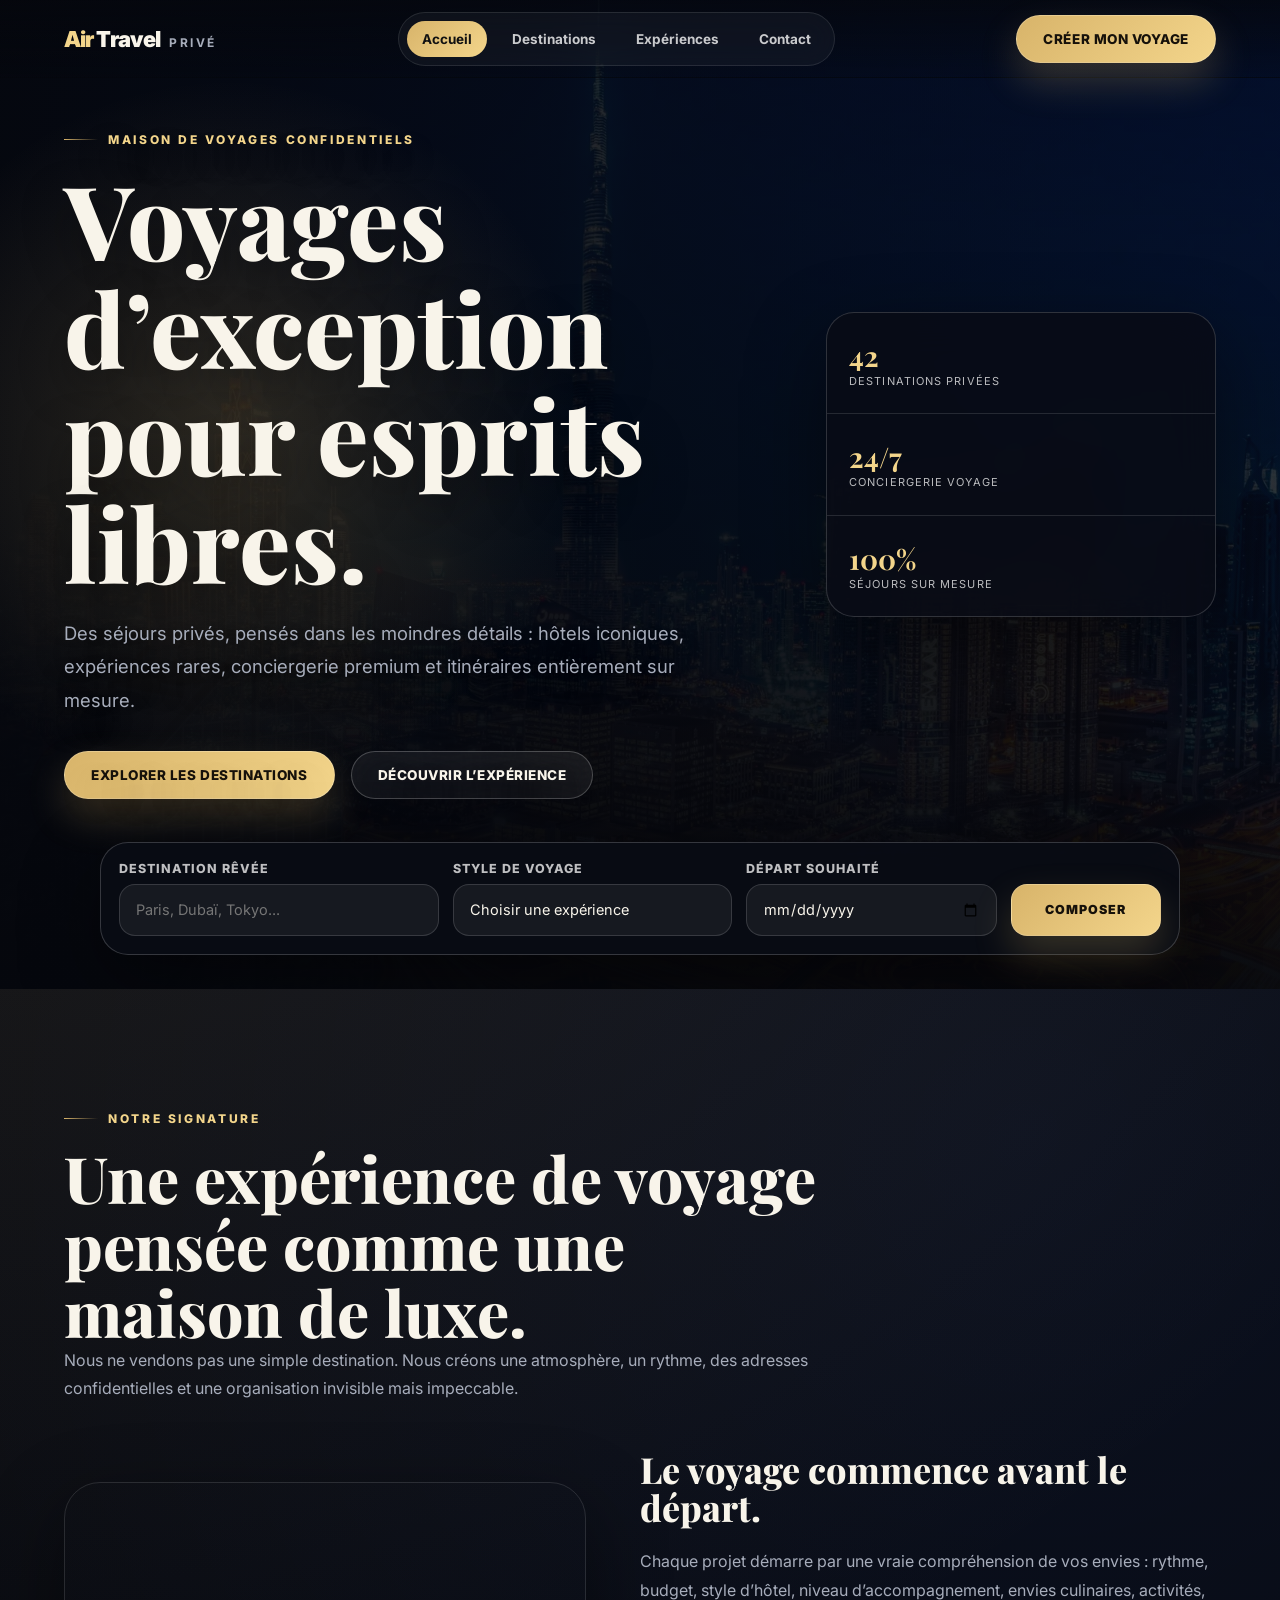
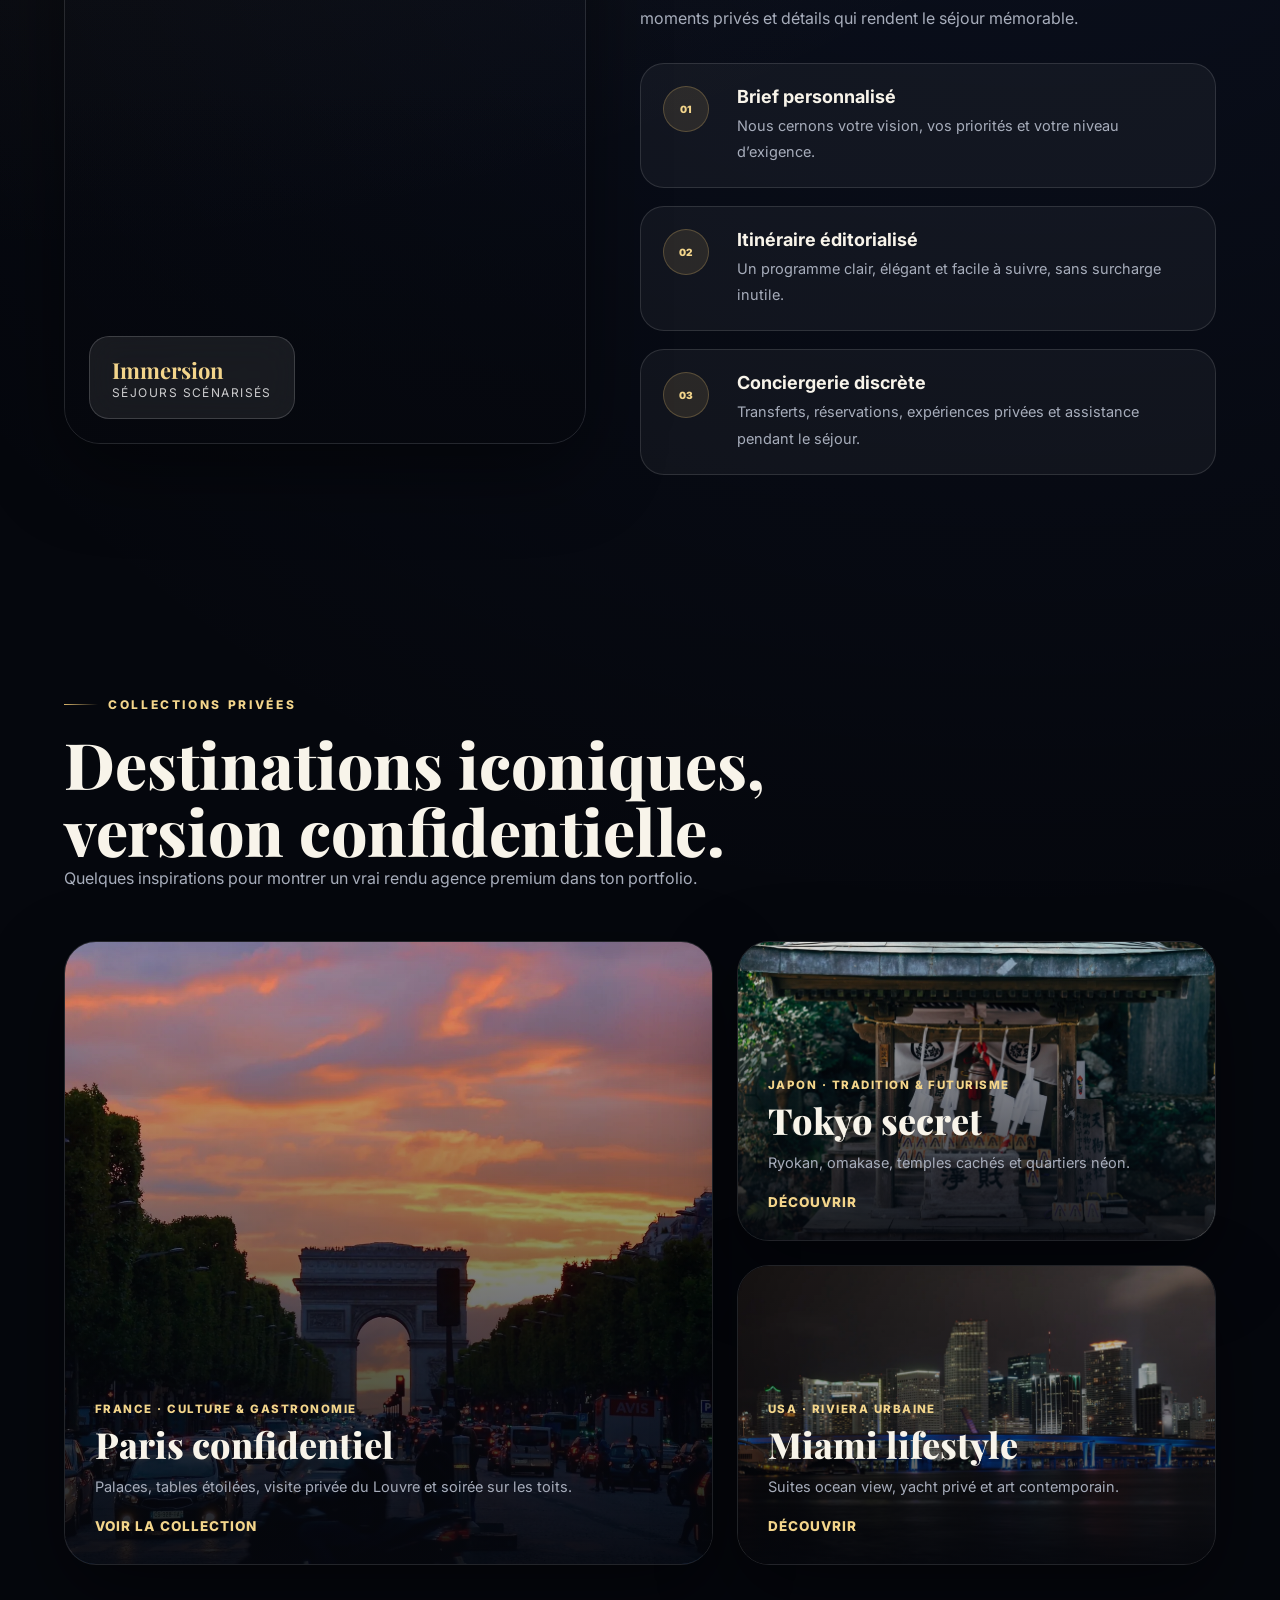
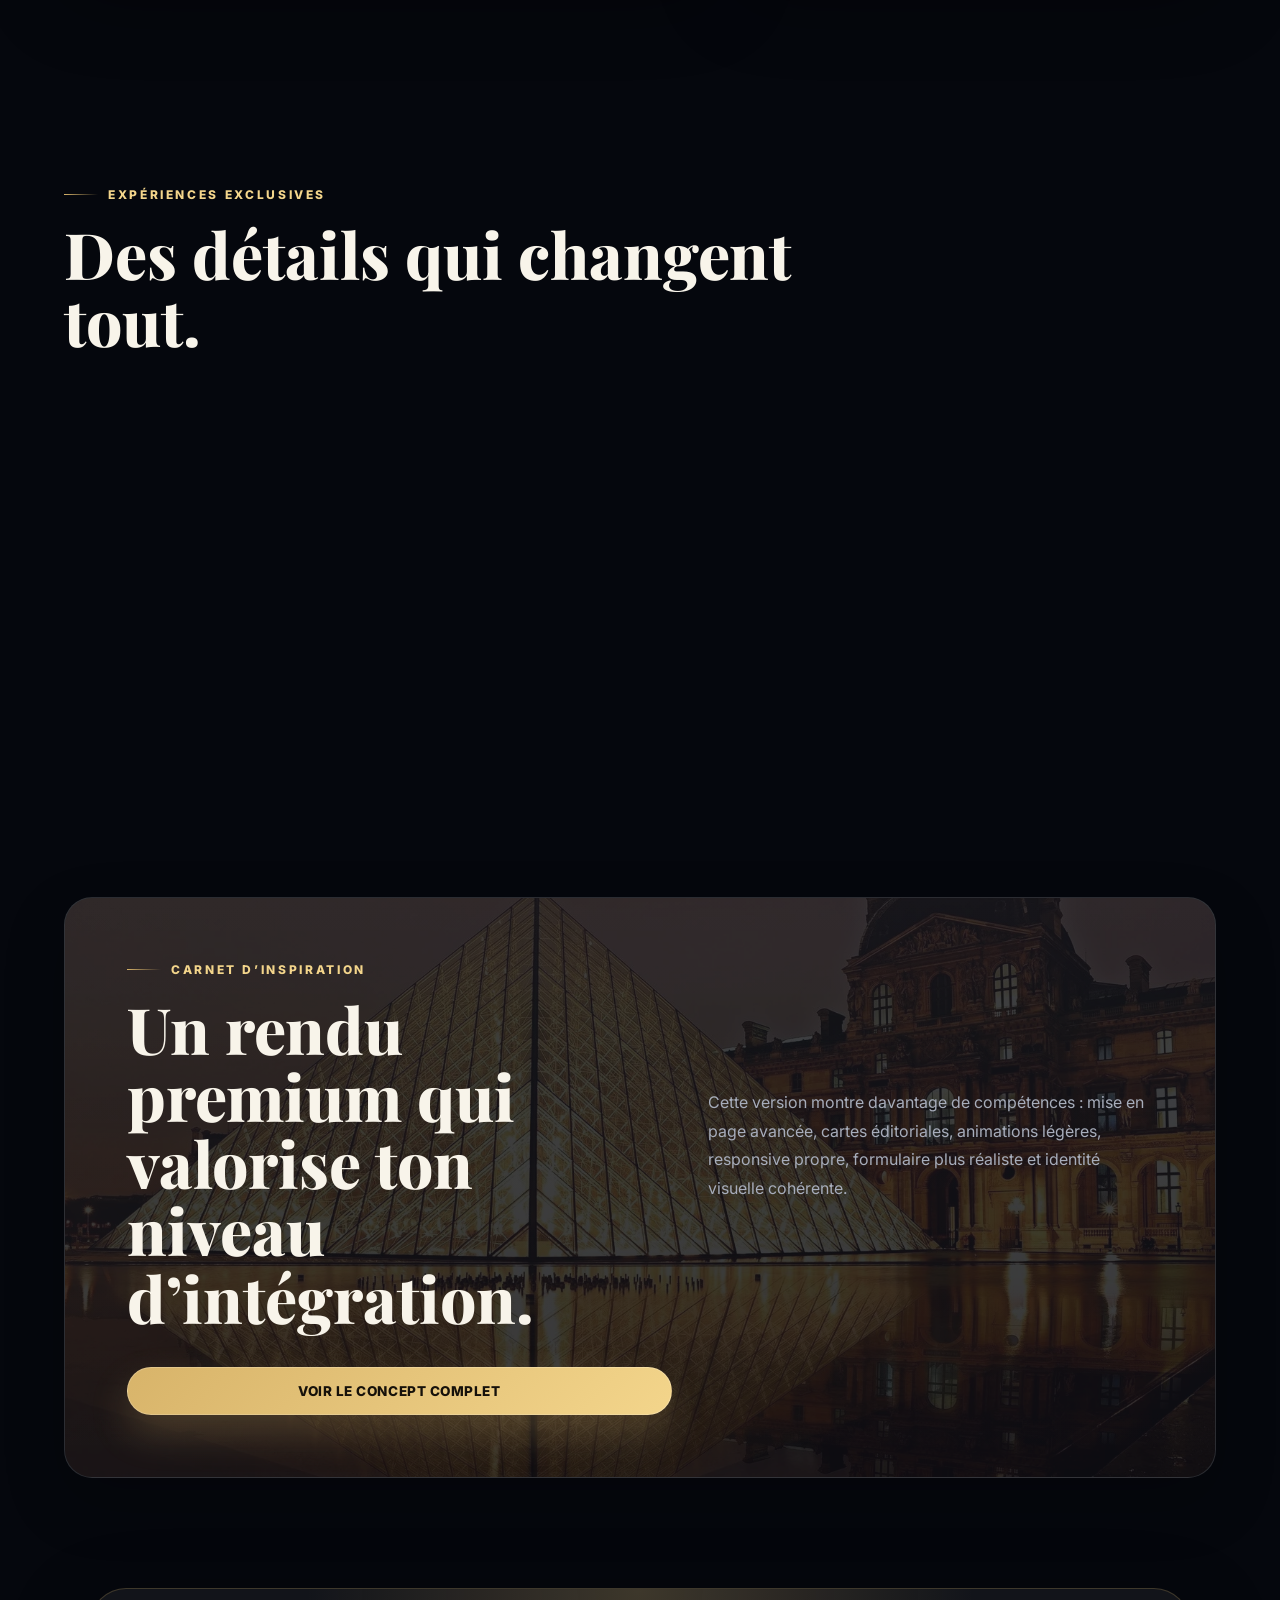
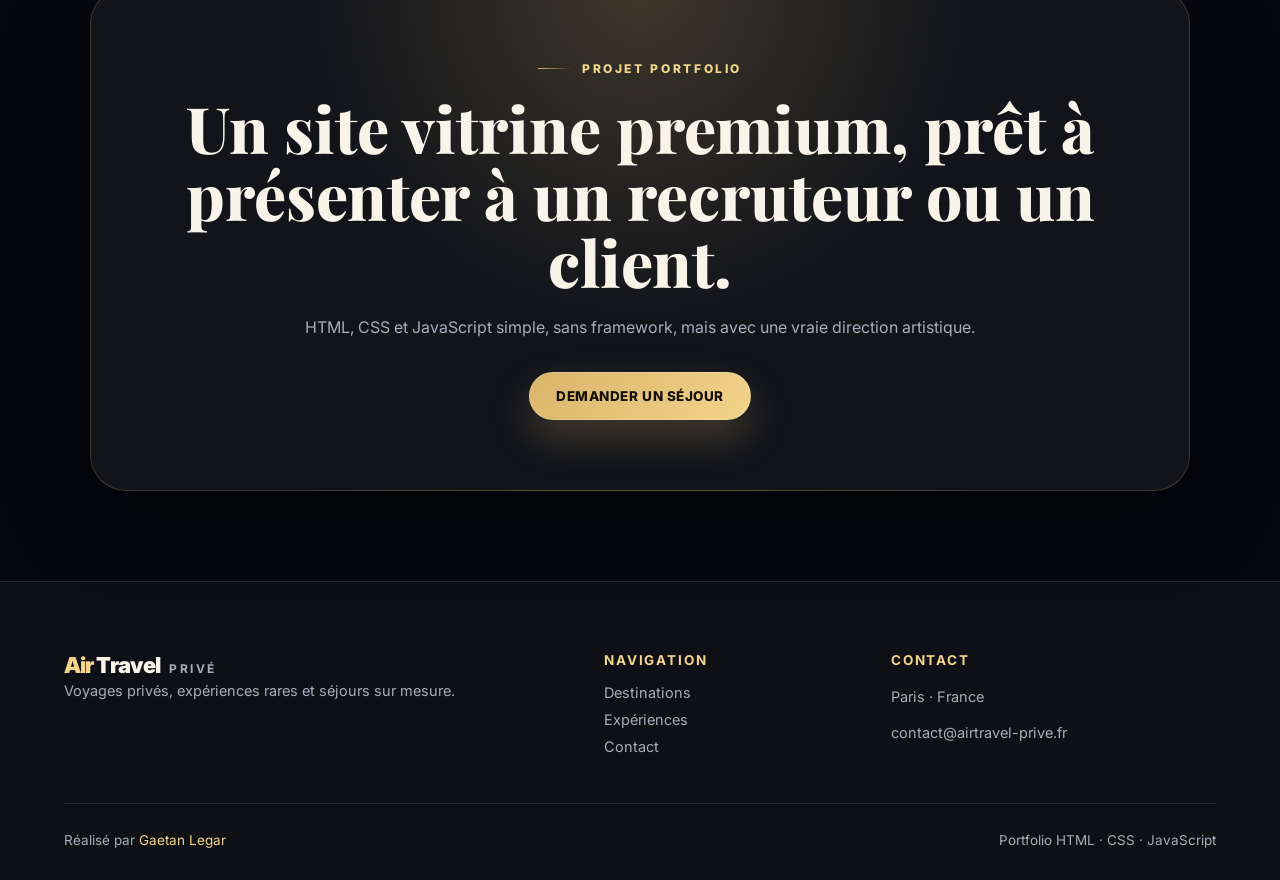
<file: index.html>
<!DOCTYPE html>
<html lang="fr">
<head>
    <meta charset="UTF-8">
    <meta http-equiv="X-UA-Compatible" content="IE=edge">
    <meta name="viewport" content="width=device-width, initial-scale=1.0">
    <meta name="description" content="Maison de voyages ultra premium : séjours privés, destinations iconiques, expériences exclusives et conciergerie sur mesure.">
    <link rel="stylesheet" href="style.css">
    <title>Air Travel Privé | Voyages ultra premium</title>
</head>
<body data-page="accueil">

    <!-- HEADER -->
    <header class="site-header">
        <a href="index.html" class="logo" aria-label="Retour à l'accueil">
            <span>Air</span> Travel <strong>Privé</strong>
        </a>

        <nav class="main-nav" aria-label="Navigation principale">
            <ul class="menu">
                <li><a href="index.html" data-link="accueil">Accueil</a></li>
                <li><a href="destinations.html" data-link="destinations">Destinations</a></li>
                <li><a href="experiences.html" data-link="experiences">Expériences</a></li>
                <li><a href="contact.html" data-link="contact">Contact</a></li>
            </ul>
        </nav>

        <a href="contact.html" class="btn-header">Créer mon voyage</a>
        <button class="responsive-menu" type="button" aria-label="Ouvrir le menu">
            <span></span>
            <span></span>
            <span></span>
        </button>
    </header>

    <!-- HERO -->
    <section id="home" class="hero hero-home">
        <div class="hero-background">
            <img src="images/hero-dubai.webp" alt="Skyline de Dubaï de nuit avec tours illuminées">
        </div>
        <div class="hero-overlay"></div>

        <div class="hero-content reveal">
            <span class="eyebrow">Maison de voyages confidentiels</span>
            <h1>Voyages d’exception pour esprits libres.</h1>
            <p>
                Des séjours privés, pensés dans les moindres détails : hôtels iconiques,
                expériences rares, conciergerie premium et itinéraires entièrement sur mesure.
            </p>
            <div class="hero-actions">
                <a href="destinations.html" class="btn-primary">Explorer les destinations</a>
                <a href="experiences.html" class="btn-secondary">Découvrir l’expérience</a>
            </div>
        </div>

        <div class="hero-stats reveal">
            <div>
                <strong>42</strong>
                <span>destinations privées</span>
            </div>
            <div>
                <strong>24/7</strong>
                <span>conciergerie voyage</span>
            </div>
            <div>
                <strong>100%</strong>
                <span>séjours sur mesure</span>
            </div>
        </div>

        <div class="find-trip reveal">
            <form action="contact.html">
                <div>
                    <label for="destination">Destination rêvée</label>
                    <input type="text" id="destination" name="destination" placeholder="Paris, Dubaï, Tokyo...">
                </div>
                <div>
                    <label for="style">Style de voyage</label>
                    <select id="style" name="style">
                        <option value="">Choisir une expérience</option>
                        <option>City break premium</option>
                        <option>Voyage romantique</option>
                        <option>Culture & patrimoine</option>
                        <option>Retraite bien-être</option>
                    </select>
                </div>
                <div>
                    <label for="date">Départ souhaité</label>
                    <input type="date" id="date" name="date">
                </div>
                <button type="submit">Composer</button>
            </form>
        </div>
    </section>

    <!-- SIGNATURE -->
    <section id="signature" class="section signature-section">
        <div class="section-heading reveal">
            <span class="eyebrow">Notre signature</span>
            <h2>Une expérience de voyage pensée comme une maison de luxe.</h2>
            <p>
                Nous ne vendons pas une simple destination. Nous créons une atmosphère,
                un rythme, des adresses confidentielles et une organisation invisible mais impeccable.
            </p>
        </div>

        <div class="signature-grid">
            <div class="signature-video reveal">
                <video src="images/about-video.mp4" autoplay loop muted playsinline></video>
                <div class="video-badge">
                    <strong>Immersion</strong>
                    <span>séjours scénarisés</span>
                </div>
            </div>

            <div class="signature-content reveal">
                <h3>Le voyage commence avant le départ.</h3>
                <p>
                    Chaque projet démarre par une vraie compréhension de vos envies : rythme,
                    budget, style d’hôtel, niveau d’accompagnement, envies culinaires, activités,
                    moments privés et détails qui rendent le séjour mémorable.
                </p>

                <div class="signature-list">
                    <article>
                        <span>01</span>
                        <div>
                            <h4>Brief personnalisé</h4>
                            <p>Nous cernons votre vision, vos priorités et votre niveau d’exigence.</p>
                        </div>
                    </article>
                    <article>
                        <span>02</span>
                        <div>
                            <h4>Itinéraire éditorialisé</h4>
                            <p>Un programme clair, élégant et facile à suivre, sans surcharge inutile.</p>
                        </div>
                    </article>
                    <article>
                        <span>03</span>
                        <div>
                            <h4>Conciergerie discrète</h4>
                            <p>Transferts, réservations, expériences privées et assistance pendant le séjour.</p>
                        </div>
                    </article>
                </div>
            </div>
        </div>
    </section>

    <!-- DESTINATIONS PREVIEW -->
    <section id="popular-destination" class="section destinations-preview">
        <div class="section-heading reveal">
            <span class="eyebrow">Collections privées</span>
            <h2>Destinations iconiques, version confidentielle.</h2>
            <p>Quelques inspirations pour montrer un vrai rendu agence premium dans ton portfolio.</p>
        </div>

        <div class="destination-grid">
            <article class="destination-card large-card reveal">
                <img src="images/paris.webp" alt="Arc de Triomphe à Paris au coucher du soleil">
                <div class="card-content">
                    <span>France · Culture & gastronomie</span>
                    <h3>Paris confidentiel</h3>
                    <p>Palaces, tables étoilées, visite privée du Louvre et soirée sur les toits.</p>
                    <a href="destinations.html">Voir la collection</a>
                </div>
            </article>

            <article class="destination-card reveal">
                <img src="images/tokyo.webp" alt="Sanctuaire japonais traditionnel dans un jardin">
                <div class="card-content">
                    <span>Japon · Tradition & futurisme</span>
                    <h3>Tokyo secret</h3>
                    <p>Ryokan, omakase, temples cachés et quartiers néon.</p>
                    <a href="destinations.html">Découvrir</a>
                </div>
            </article>

            <article class="destination-card reveal">
                <img src="images/miami.webp" alt="Skyline de Miami de nuit depuis l'eau">
                <div class="card-content">
                    <span>USA · Riviera urbaine</span>
                    <h3>Miami lifestyle</h3>
                    <p>Suites ocean view, yacht privé et art contemporain.</p>
                    <a href="destinations.html">Découvrir</a>
                </div>
            </article>
        </div>
    </section>

    <!-- EXPERIENCES -->
    <section class="section experience-strip">
        <div class="section-heading reveal">
            <span class="eyebrow">Expériences exclusives</span>
            <h2>Des détails qui changent tout.</h2>
        </div>

        <div class="experience-grid">
            <article class="experience-card reveal">
                <span>01</span>
                <h3>Check-in privé</h3>
                <p>Accueil personnalisé, transferts discrets et arrivée fluide dès l’aéroport.</p>
            </article>
            <article class="experience-card reveal">
                <span>02</span>
                <h3>Adresses rares</h3>
                <p>Hôtels de caractère, rooftops confidentiels, restaurants réservés à l’avance.</p>
            </article>
            <article class="experience-card reveal">
                <span>03</span>
                <h3>Moments scénarisés</h3>
                <p>Dîner privé, visite hors horaires, surprise romantique ou immersion locale.</p>
            </article>
            <article class="experience-card reveal">
                <span>04</span>
                <h3>Assistance 24/7</h3>
                <p>Un contact dédié pour ajuster le séjour, gérer les imprévus et rester serein.</p>
            </article>
        </div>
    </section>

    <!-- JOURNAL -->
    <section class="section journal-section">
        <div class="journal-card reveal">
            <div>
                <span class="eyebrow">Carnet d’inspiration</span>
                <h2>Un rendu premium qui valorise ton niveau d’intégration.</h2>
            </div>
            <p>
                Cette version montre davantage de compétences : mise en page avancée, cartes éditoriales,
                animations légères, responsive propre, formulaire plus réaliste et identité visuelle cohérente.
            </p>
            <a href="experiences.html" class="btn-primary">Voir le concept complet</a>
        </div>
    </section>

    <!-- CTA -->
    <section class="section cta-section reveal">
        <span class="eyebrow">Projet portfolio</span>
        <h2>Un site vitrine premium, prêt à présenter à un recruteur ou un client.</h2>
        <p>HTML, CSS et JavaScript simple, sans framework, mais avec une vraie direction artistique.</p>
        <a href="contact.html" class="btn-primary">Demander un séjour</a>
    </section>

    <!-- FOOTER -->
    <footer>
        <div class="footer-content">
            <div>
                <a href="index.html" class="footer-logo"><span>Air</span> Travel <strong>Privé</strong></a>
                <p>Voyages privés, expériences rares et séjours sur mesure.</p>
            </div>
            <div>
                <h4>Navigation</h4>
                <a href="destinations.html">Destinations</a>
                <a href="experiences.html">Expériences</a>
                <a href="contact.html">Contact</a>
            </div>
            <div>
                <h4>Contact</h4>
                <p>Paris · France</p>
                <p>contact@airtravel-prive.fr</p>
            </div>
        </div>
        <div class="footer-bottom">
            <p>Réalisé par <span>Gaetan Legar</span></p>
            <p>Portfolio HTML · CSS · JavaScript</p>
        </div>
    </footer>

    <script src="script.js"></script>
</body>
</html>
</file>
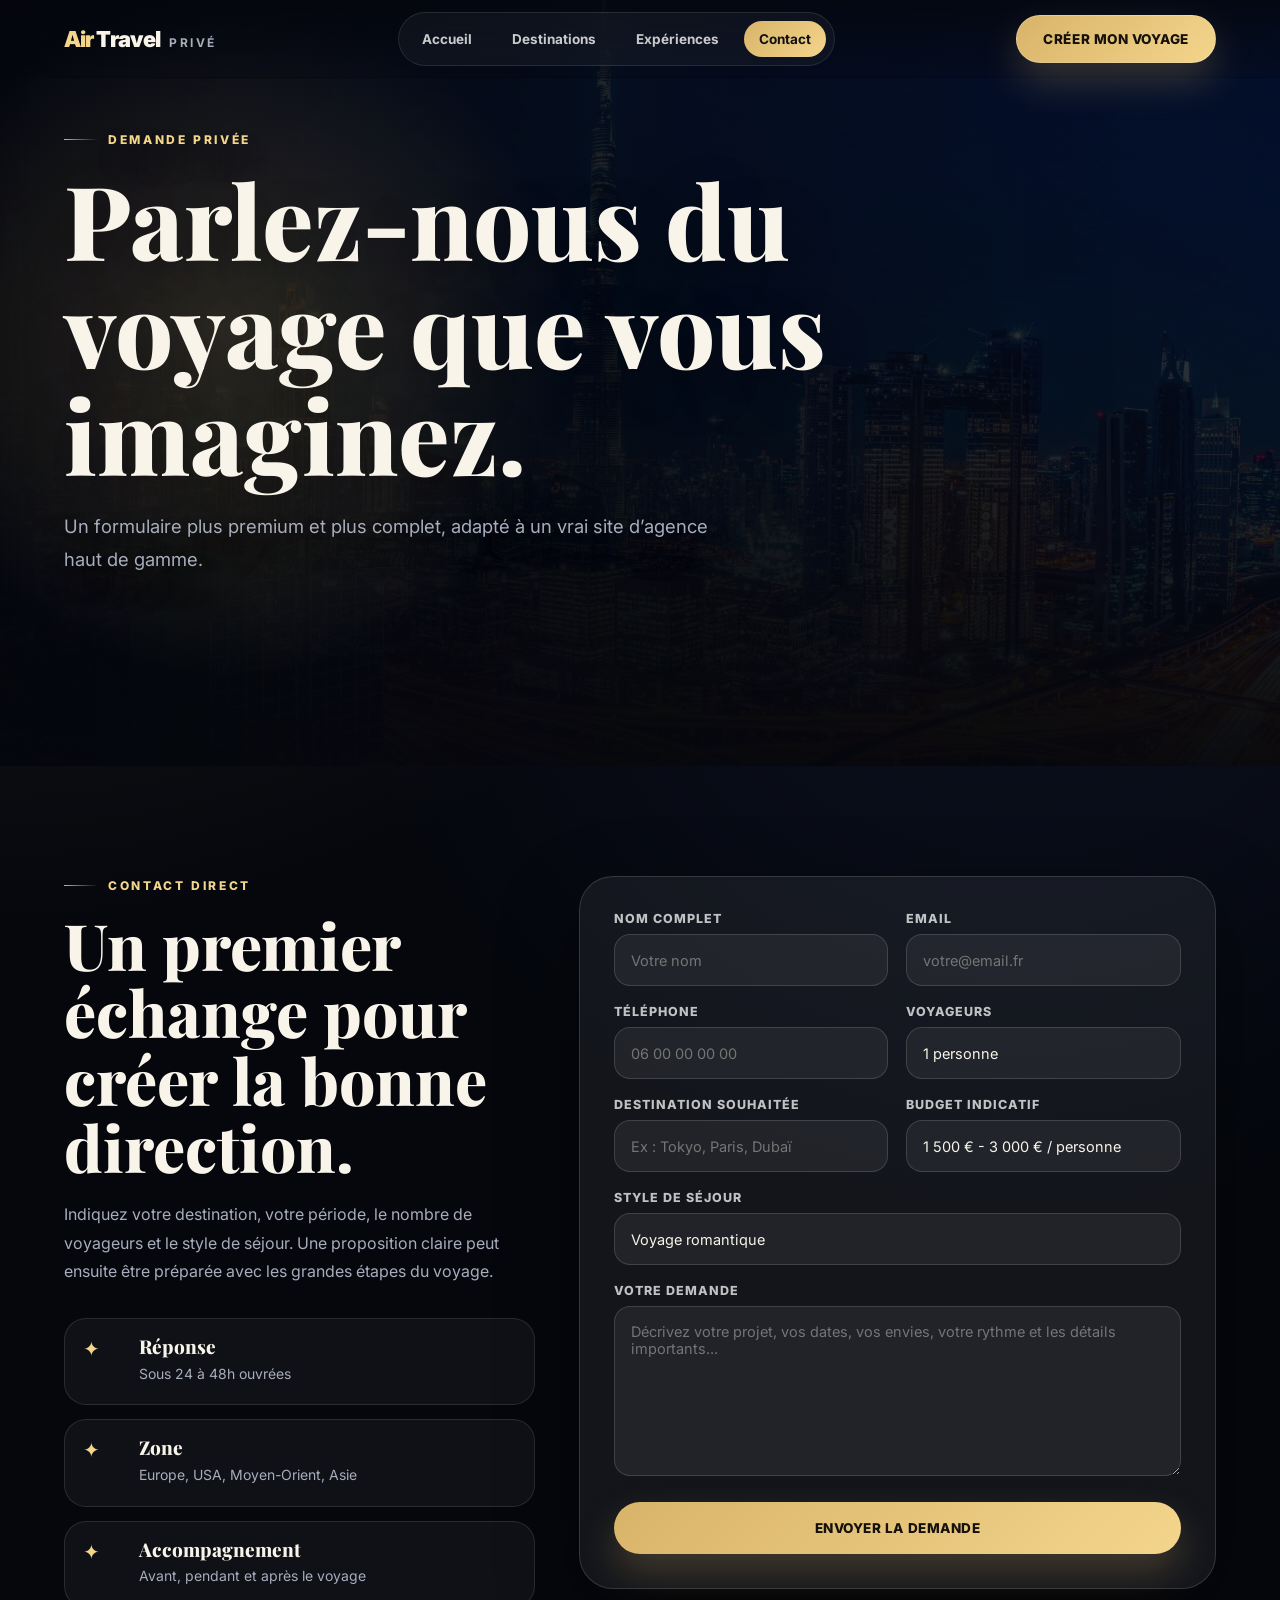
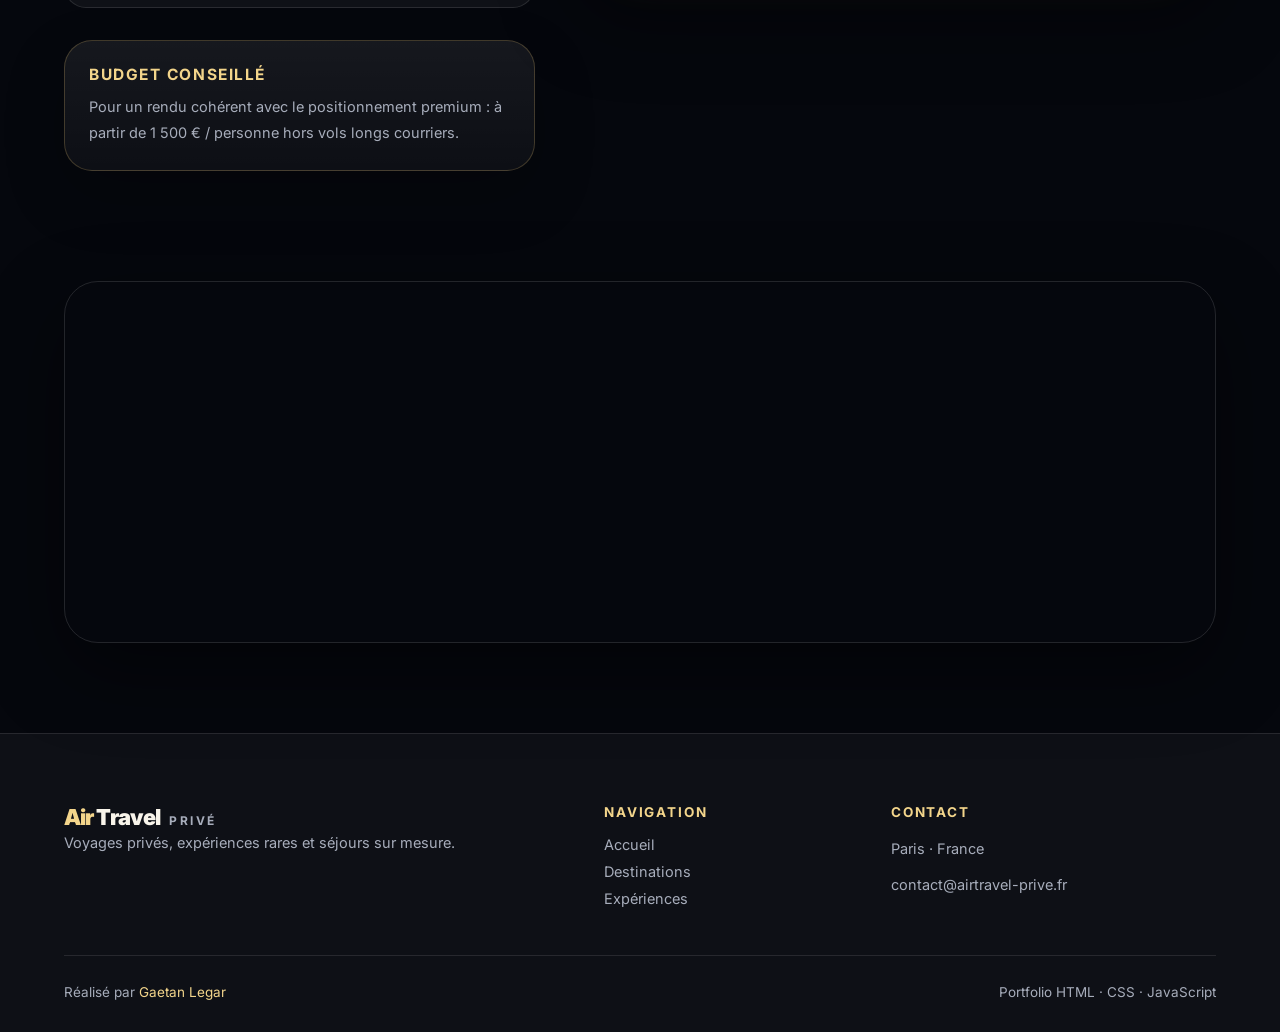
<file: contact.html>
<!DOCTYPE html>
<html lang="fr">
<head>
    <meta charset="UTF-8">
    <meta http-equiv="X-UA-Compatible" content="IE=edge">
    <meta name="viewport" content="width=device-width, initial-scale=1.0">
    <meta name="description" content="Contact Air Travel Privé : demande de séjour sur mesure et formulaire premium.">
    <link rel="stylesheet" href="style.css">
    <title>Contact | Air Travel Privé</title>
</head>
<body data-page="contact">

    <header class="site-header">
        <a href="index.html" class="logo"><span>Air</span> Travel <strong>Privé</strong></a>
        <nav class="main-nav" aria-label="Navigation principale">
            <ul class="menu">
                <li><a href="index.html" data-link="accueil">Accueil</a></li>
                <li><a href="destinations.html" data-link="destinations">Destinations</a></li>
                <li><a href="experiences.html" data-link="experiences">Expériences</a></li>
                <li><a href="contact.html" data-link="contact">Contact</a></li>
            </ul>
        </nav>
        <a href="contact.html" class="btn-header">Créer mon voyage</a>
        <button class="responsive-menu" type="button" aria-label="Ouvrir le menu"><span></span><span></span><span></span></button>
    </header>

    <section class="page-hero small-hero">
        <div class="hero-background">
            <img src="images/hero-dubai.webp" alt="Dubaï de nuit">
        </div>
        <div class="hero-overlay"></div>
        <div class="page-hero-content reveal">
            <span class="eyebrow">Demande privée</span>
            <h1>Parlez-nous du voyage que vous imaginez.</h1>
            <p>Un formulaire plus premium et plus complet, adapté à un vrai site d’agence haut de gamme.</p>
        </div>
    </section>

    <section class="section contact-page-section">
        <div class="contact-layout">
            <div class="contact-info reveal">
                <span class="eyebrow">Contact direct</span>
                <h2>Un premier échange pour créer la bonne direction.</h2>
                <p>
                    Indiquez votre destination, votre période, le nombre de voyageurs et le style de séjour.
                    Une proposition claire peut ensuite être préparée avec les grandes étapes du voyage.
                </p>

                <div class="contact-details">
                    <article>
                        <span>✦</span>
                        <div>
                            <h3>Réponse</h3>
                            <p>Sous 24 à 48h ouvrées</p>
                        </div>
                    </article>
                    <article>
                        <span>✦</span>
                        <div>
                            <h3>Zone</h3>
                            <p>Europe, USA, Moyen-Orient, Asie</p>
                        </div>
                    </article>
                    <article>
                        <span>✦</span>
                        <div>
                            <h3>Accompagnement</h3>
                            <p>Avant, pendant et après le voyage</p>
                        </div>
                    </article>
                </div>

                <div class="contact-card-premium">
                    <strong>Budget conseillé</strong>
                    <p>Pour un rendu cohérent avec le positionnement premium : à partir de 1 500 € / personne hors vols longs courriers.</p>
                </div>
            </div>

            <form class="contact-form reveal" action="" method="post">
                <div class="form-row">
                    <div>
                        <label for="name">Nom complet</label>
                        <input type="text" id="name" name="name" placeholder="Votre nom">
                    </div>
                    <div>
                        <label for="email">Email</label>
                        <input type="email" id="email" name="email" placeholder="votre@email.fr">
                    </div>
                </div>

                <div class="form-row">
                    <div>
                        <label for="phone">Téléphone</label>
                        <input type="tel" id="phone" name="phone" placeholder="06 00 00 00 00">
                    </div>
                    <div>
                        <label for="travelers">Voyageurs</label>
                        <select id="travelers" name="travelers">
                            <option>1 personne</option>
                            <option>2 personnes</option>
                            <option>Famille</option>
                            <option>Groupe privé</option>
                        </select>
                    </div>
                </div>

                <div class="form-row">
                    <div>
                        <label for="destination-choice">Destination souhaitée</label>
                        <input type="text" id="destination-choice" name="destination" placeholder="Ex : Tokyo, Paris, Dubaï">
                    </div>
                    <div>
                        <label for="budget">Budget indicatif</label>
                        <select id="budget" name="budget">
                            <option>1 500 € - 3 000 € / personne</option>
                            <option>3 000 € - 5 000 € / personne</option>
                            <option>5 000 € - 10 000 € / personne</option>
                            <option>Budget ouvert</option>
                        </select>
                    </div>
                </div>

                <div>
                    <label for="travel-style">Style de séjour</label>
                    <select id="travel-style" name="travel_style">
                        <option>Voyage romantique</option>
                        <option>City break premium</option>
                        <option>Culture & patrimoine</option>
                        <option>Bien-être & déconnexion</option>
                        <option>Surprise / événement spécial</option>
                    </select>
                </div>

                <div>
                    <label for="message">Votre demande</label>
                    <textarea id="message" name="message" placeholder="Décrivez votre projet, vos dates, vos envies, votre rythme et les détails importants..."></textarea>
                </div>

                <button type="submit" class="btn-primary form-submit">Envoyer la demande</button>
            </form>
        </div>
    </section>

    <section class="map-section">
        <iframe title="Carte Paris" src="https://maps.google.com/maps?q=Paris&t=&z=12&ie=UTF8&iwloc=&output=embed" loading="lazy"></iframe>
    </section>

    <footer>
        <div class="footer-content">
            <div><a href="index.html" class="footer-logo"><span>Air</span> Travel <strong>Privé</strong></a><p>Voyages privés, expériences rares et séjours sur mesure.</p></div>
            <div><h4>Navigation</h4><a href="index.html">Accueil</a><a href="destinations.html">Destinations</a><a href="experiences.html">Expériences</a></div>
            <div><h4>Contact</h4><p>Paris · France</p><p>contact@airtravel-prive.fr</p></div>
        </div>
        <div class="footer-bottom"><p>Réalisé par <span>Gaetan Legar</span></p><p>Portfolio HTML · CSS · JavaScript</p></div>
    </footer>

    <script src="script.js"></script>
</body>
</html>
</file>
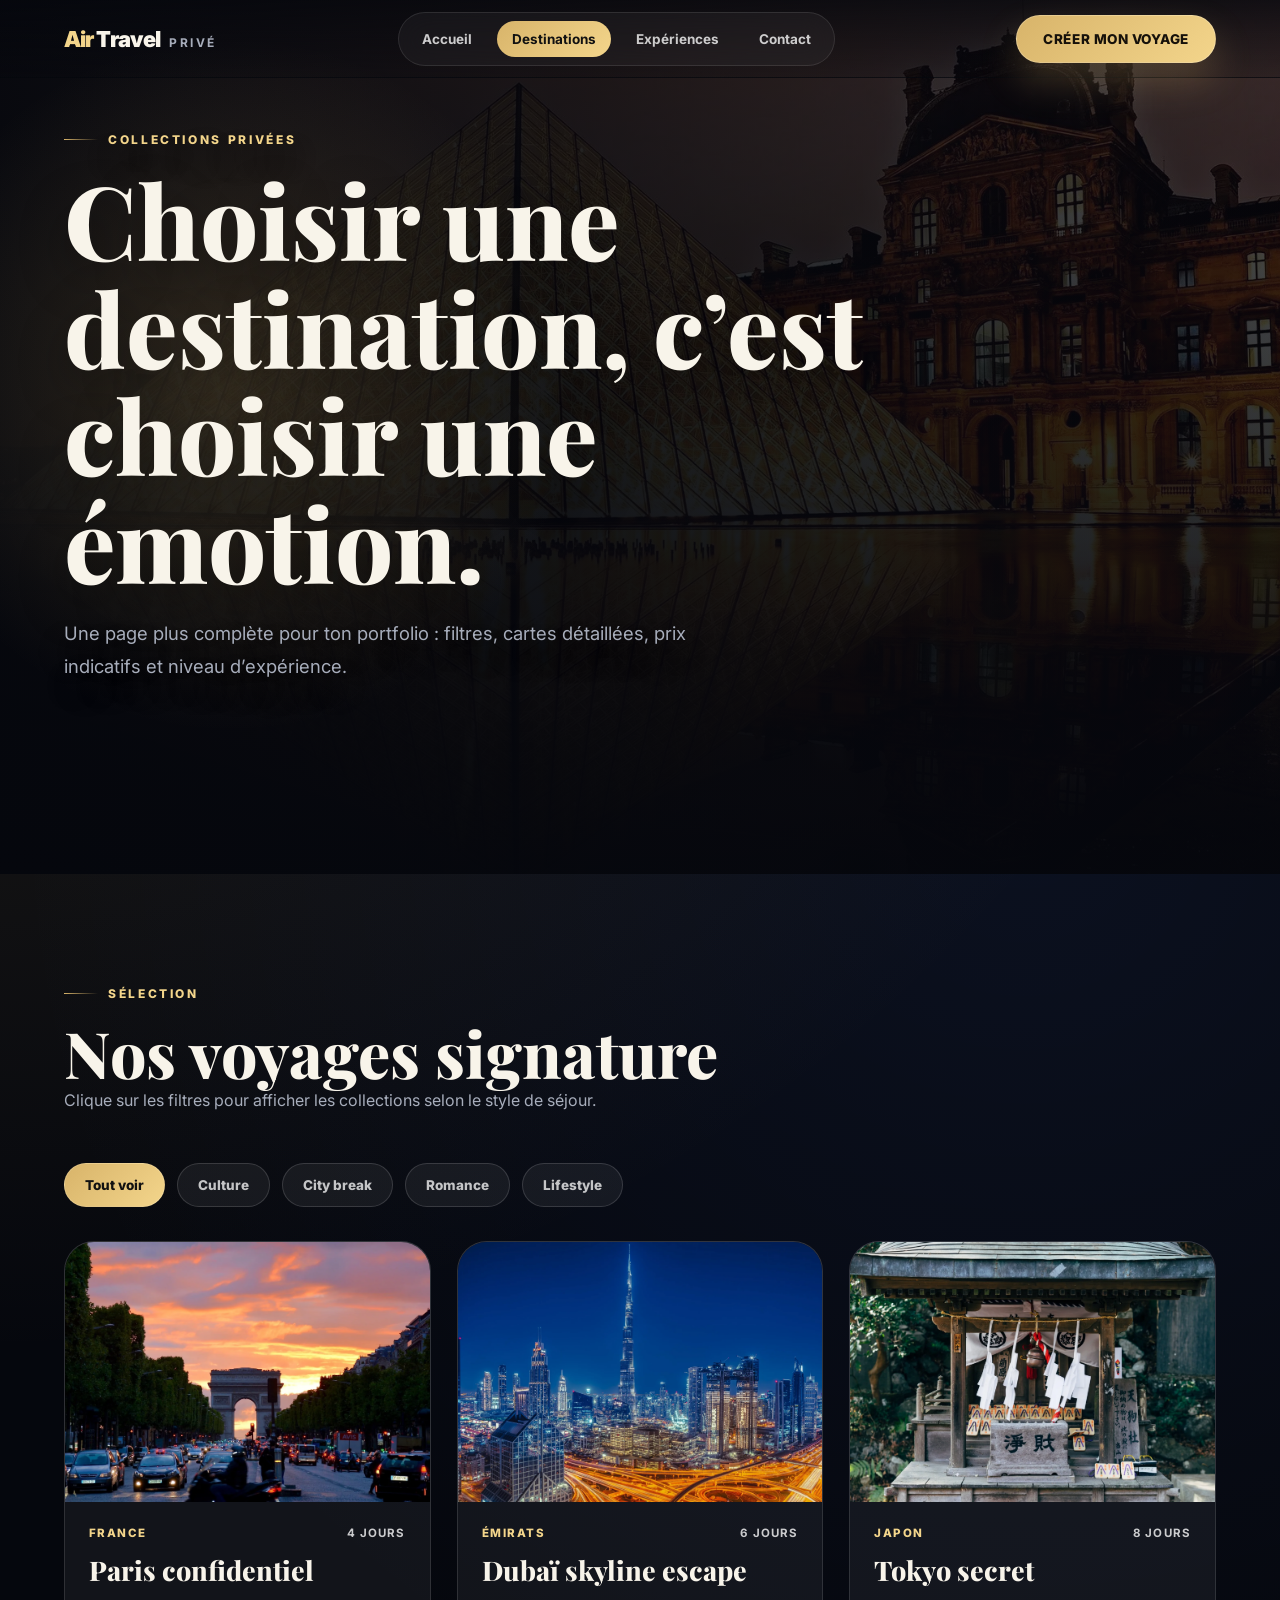
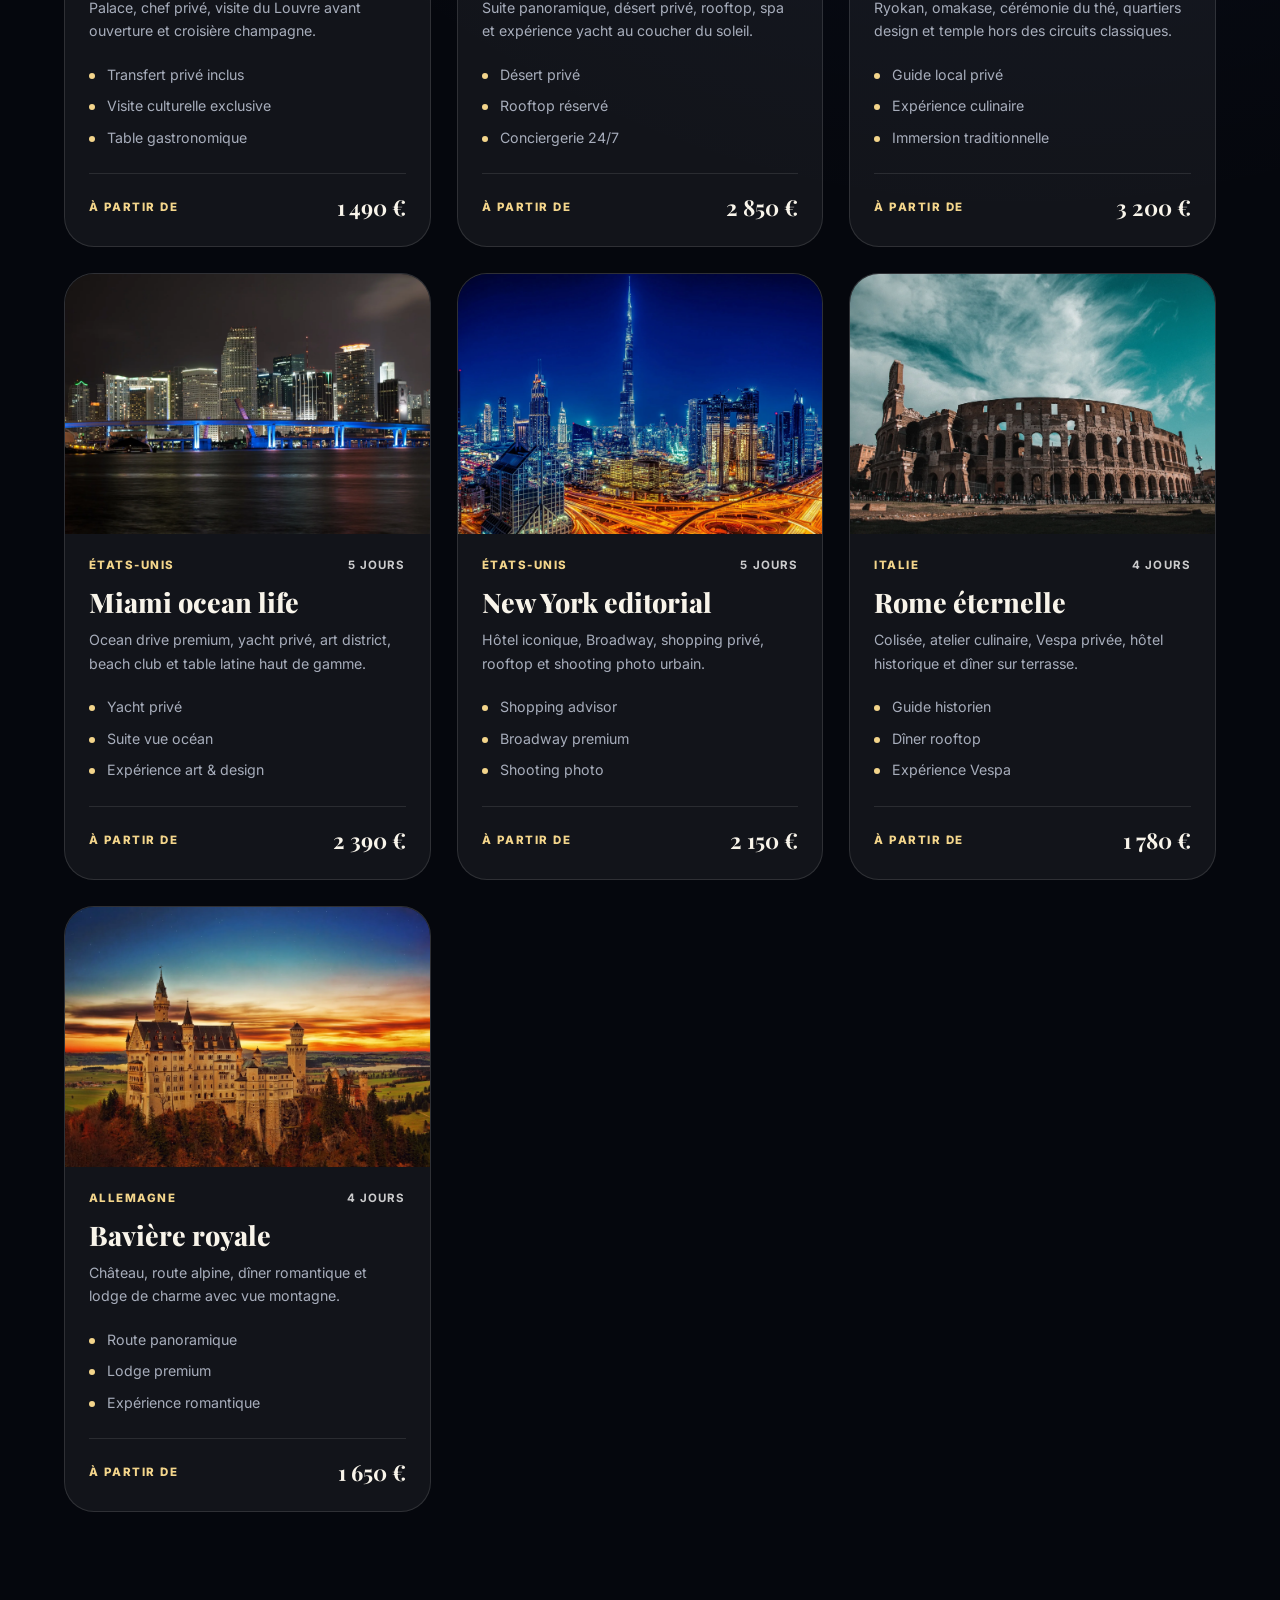
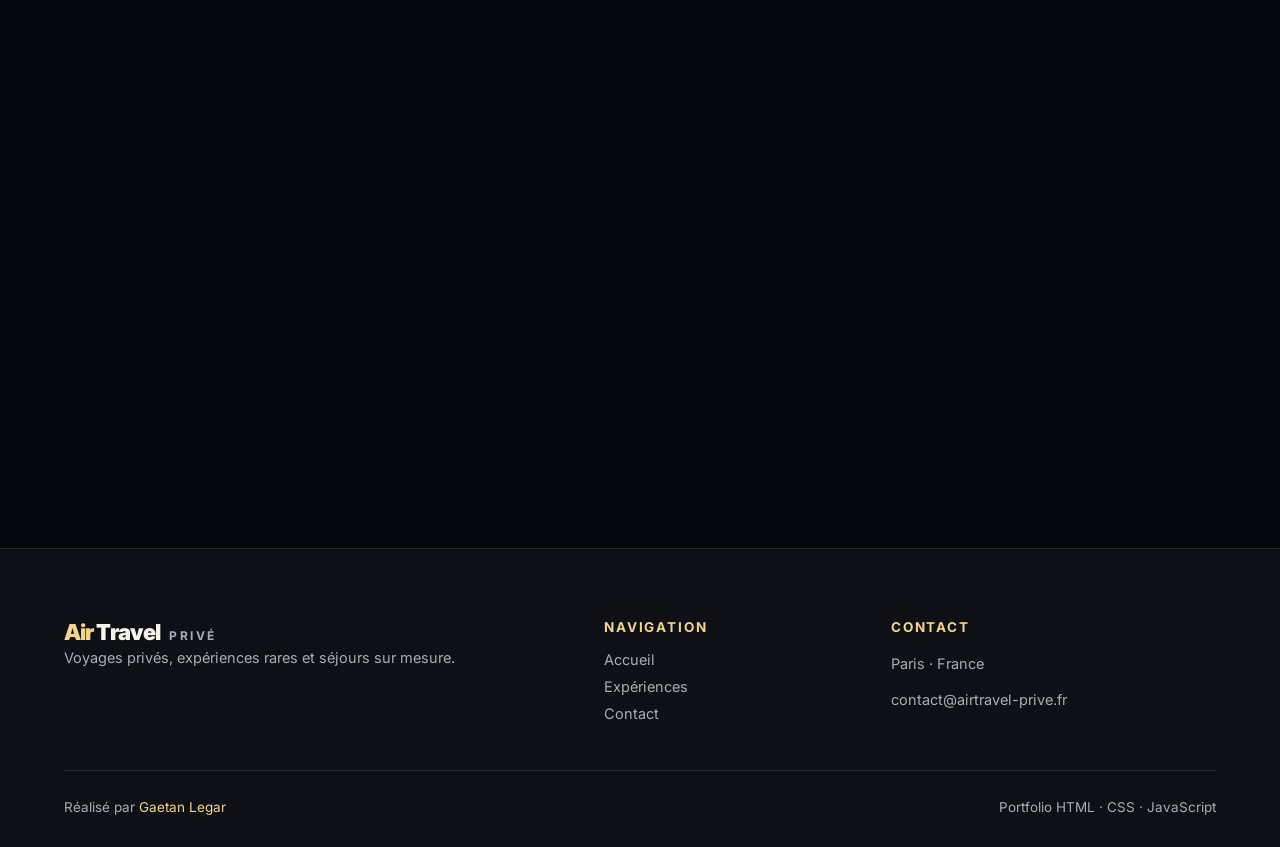
<file: destinations.html>
<!DOCTYPE html>
<html lang="fr">
<head>
    <meta charset="UTF-8">
    <meta http-equiv="X-UA-Compatible" content="IE=edge">
    <meta name="viewport" content="width=device-width, initial-scale=1.0">
    <meta name="description" content="Collections de destinations premium : Paris, Dubaï, Tokyo, Miami, Rome, New York et Bavière.">
    <link rel="stylesheet" href="style.css">
    <title>Destinations | Air Travel Privé</title>
</head>
<body data-page="destinations">

    <header class="site-header">
        <a href="index.html" class="logo"><span>Air</span> Travel <strong>Privé</strong></a>
        <nav class="main-nav" aria-label="Navigation principale">
            <ul class="menu">
                <li><a href="index.html" data-link="accueil">Accueil</a></li>
                <li><a href="destinations.html" data-link="destinations">Destinations</a></li>
                <li><a href="experiences.html" data-link="experiences">Expériences</a></li>
                <li><a href="contact.html" data-link="contact">Contact</a></li>
            </ul>
        </nav>
        <a href="contact.html" class="btn-header">Créer mon voyage</a>
        <button class="responsive-menu" type="button" aria-label="Ouvrir le menu"><span></span><span></span><span></span></button>
    </header>

    <section class="page-hero small-hero">
        <div class="hero-background">
            <img src="images/louvre.webp" alt="Pyramide du Louvre illuminée de nuit">
        </div>
        <div class="hero-overlay"></div>
        <div class="page-hero-content reveal">
            <span class="eyebrow">Collections privées</span>
            <h1>Choisir une destination, c’est choisir une émotion.</h1>
            <p>Une page plus complète pour ton portfolio : filtres, cartes détaillées, prix indicatifs et niveau d’expérience.</p>
        </div>
    </section>

    <section class="section filter-section">
        <div class="section-heading reveal">
            <span class="eyebrow">Sélection</span>
            <h2>Nos voyages signature</h2>
            <p>Clique sur les filtres pour afficher les collections selon le style de séjour.</p>
        </div>

        <div class="filters reveal" aria-label="Filtres destinations">
            <button type="button" class="filter-btn active" data-filter="all">Tout voir</button>
            <button type="button" class="filter-btn" data-filter="culture">Culture</button>
            <button type="button" class="filter-btn" data-filter="city">City break</button>
            <button type="button" class="filter-btn" data-filter="romance">Romance</button>
            <button type="button" class="filter-btn" data-filter="lifestyle">Lifestyle</button>
        </div>

        <div class="destination-catalog">
            <article class="catalog-card reveal" data-category="culture romance city">
                <img src="images/paris.webp" alt="Arc de Triomphe à Paris">
                <div class="catalog-content">
                    <div class="catalog-topline">
                        <span>France</span>
                        <strong>4 jours</strong>
                    </div>
                    <h3>Paris confidentiel</h3>
                    <p>Palace, chef privé, visite du Louvre avant ouverture et croisière champagne.</p>
                    <ul>
                        <li>Transfert privé inclus</li>
                        <li>Visite culturelle exclusive</li>
                        <li>Table gastronomique</li>
                    </ul>
                    <div class="price-line">
                        <span>À partir de</span>
                        <strong>1 490 €</strong>
                    </div>
                </div>
            </article>

            <article class="catalog-card reveal" data-category="city lifestyle">
                <img src="images/hero-dubai.webp" alt="Skyline de Dubaï de nuit">
                <div class="catalog-content">
                    <div class="catalog-topline">
                        <span>Émirats</span>
                        <strong>6 jours</strong>
                    </div>
                    <h3>Dubaï skyline escape</h3>
                    <p>Suite panoramique, désert privé, rooftop, spa et expérience yacht au coucher du soleil.</p>
                    <ul>
                        <li>Désert privé</li>
                        <li>Rooftop réservé</li>
                        <li>Conciergerie 24/7</li>
                    </ul>
                    <div class="price-line">
                        <span>À partir de</span>
                        <strong>2 850 €</strong>
                    </div>
                </div>
            </article>

            <article class="catalog-card reveal" data-category="culture city">
                <img src="images/tokyo.webp" alt="Sanctuaire japonais traditionnel">
                <div class="catalog-content">
                    <div class="catalog-topline">
                        <span>Japon</span>
                        <strong>8 jours</strong>
                    </div>
                    <h3>Tokyo secret</h3>
                    <p>Ryokan, omakase, cérémonie du thé, quartiers design et temple hors des circuits classiques.</p>
                    <ul>
                        <li>Guide local privé</li>
                        <li>Expérience culinaire</li>
                        <li>Immersion traditionnelle</li>
                    </ul>
                    <div class="price-line">
                        <span>À partir de</span>
                        <strong>3 200 €</strong>
                    </div>
                </div>
            </article>

            <article class="catalog-card reveal" data-category="lifestyle romance">
                <img src="images/miami.webp" alt="Skyline de Miami de nuit">
                <div class="catalog-content">
                    <div class="catalog-topline">
                        <span>États-Unis</span>
                        <strong>5 jours</strong>
                    </div>
                    <h3>Miami ocean life</h3>
                    <p>Ocean drive premium, yacht privé, art district, beach club et table latine haut de gamme.</p>
                    <ul>
                        <li>Yacht privé</li>
                        <li>Suite vue océan</li>
                        <li>Expérience art & design</li>
                    </ul>
                    <div class="price-line">
                        <span>À partir de</span>
                        <strong>2 390 €</strong>
                    </div>
                </div>
            </article>

            <article class="catalog-card reveal" data-category="city lifestyle">
                <img src="images/new-york.webp" alt="Rue de New York avec taxis jaunes">
                <div class="catalog-content">
                    <div class="catalog-topline">
                        <span>États-Unis</span>
                        <strong>5 jours</strong>
                    </div>
                    <h3>New York editorial</h3>
                    <p>Hôtel iconique, Broadway, shopping privé, rooftop et shooting photo urbain.</p>
                    <ul>
                        <li>Shopping advisor</li>
                        <li>Broadway premium</li>
                        <li>Shooting photo</li>
                    </ul>
                    <div class="price-line">
                        <span>À partir de</span>
                        <strong>2 150 €</strong>
                    </div>
                </div>
            </article>

            <article class="catalog-card reveal" data-category="culture romance">
                <img src="images/rome.webp" alt="Colisée de Rome">
                <div class="catalog-content">
                    <div class="catalog-topline">
                        <span>Italie</span>
                        <strong>4 jours</strong>
                    </div>
                    <h3>Rome éternelle</h3>
                    <p>Colisée, atelier culinaire, Vespa privée, hôtel historique et dîner sur terrasse.</p>
                    <ul>
                        <li>Guide historien</li>
                        <li>Dîner rooftop</li>
                        <li>Expérience Vespa</li>
                    </ul>
                    <div class="price-line">
                        <span>À partir de</span>
                        <strong>1 780 €</strong>
                    </div>
                </div>
            </article>

            <article class="catalog-card reveal" data-category="romance culture">
                <img src="images/baviere.webp" alt="Château en Bavière au coucher du soleil">
                <div class="catalog-content">
                    <div class="catalog-topline">
                        <span>Allemagne</span>
                        <strong>4 jours</strong>
                    </div>
                    <h3>Bavière royale</h3>
                    <p>Château, route alpine, dîner romantique et lodge de charme avec vue montagne.</p>
                    <ul>
                        <li>Route panoramique</li>
                        <li>Lodge premium</li>
                        <li>Expérience romantique</li>
                    </ul>
                    <div class="price-line">
                        <span>À partir de</span>
                        <strong>1 650 €</strong>
                    </div>
                </div>
            </article>
        </div>
    </section>

    <section class="section cta-section reveal">
        <span class="eyebrow">Sur mesure</span>
        <h2>Tu ne trouves pas la bonne destination ? On la compose.</h2>
        <p>Le vrai luxe, c’est un voyage adapté à ton rythme, pas une formule copiée-collée.</p>
        <a href="contact.html" class="btn-primary">Créer un itinéraire</a>
    </section>

    <footer>
        <div class="footer-content">
            <div><a href="index.html" class="footer-logo"><span>Air</span> Travel <strong>Privé</strong></a><p>Voyages privés, expériences rares et séjours sur mesure.</p></div>
            <div><h4>Navigation</h4><a href="index.html">Accueil</a><a href="experiences.html">Expériences</a><a href="contact.html">Contact</a></div>
            <div><h4>Contact</h4><p>Paris · France</p><p>contact@airtravel-prive.fr</p></div>
        </div>
        <div class="footer-bottom"><p>Réalisé par <span>Gaetan Legar</span></p><p>Portfolio HTML · CSS · JavaScript</p></div>
    </footer>

    <script src="script.js"></script>
</body>
</html>
</file>
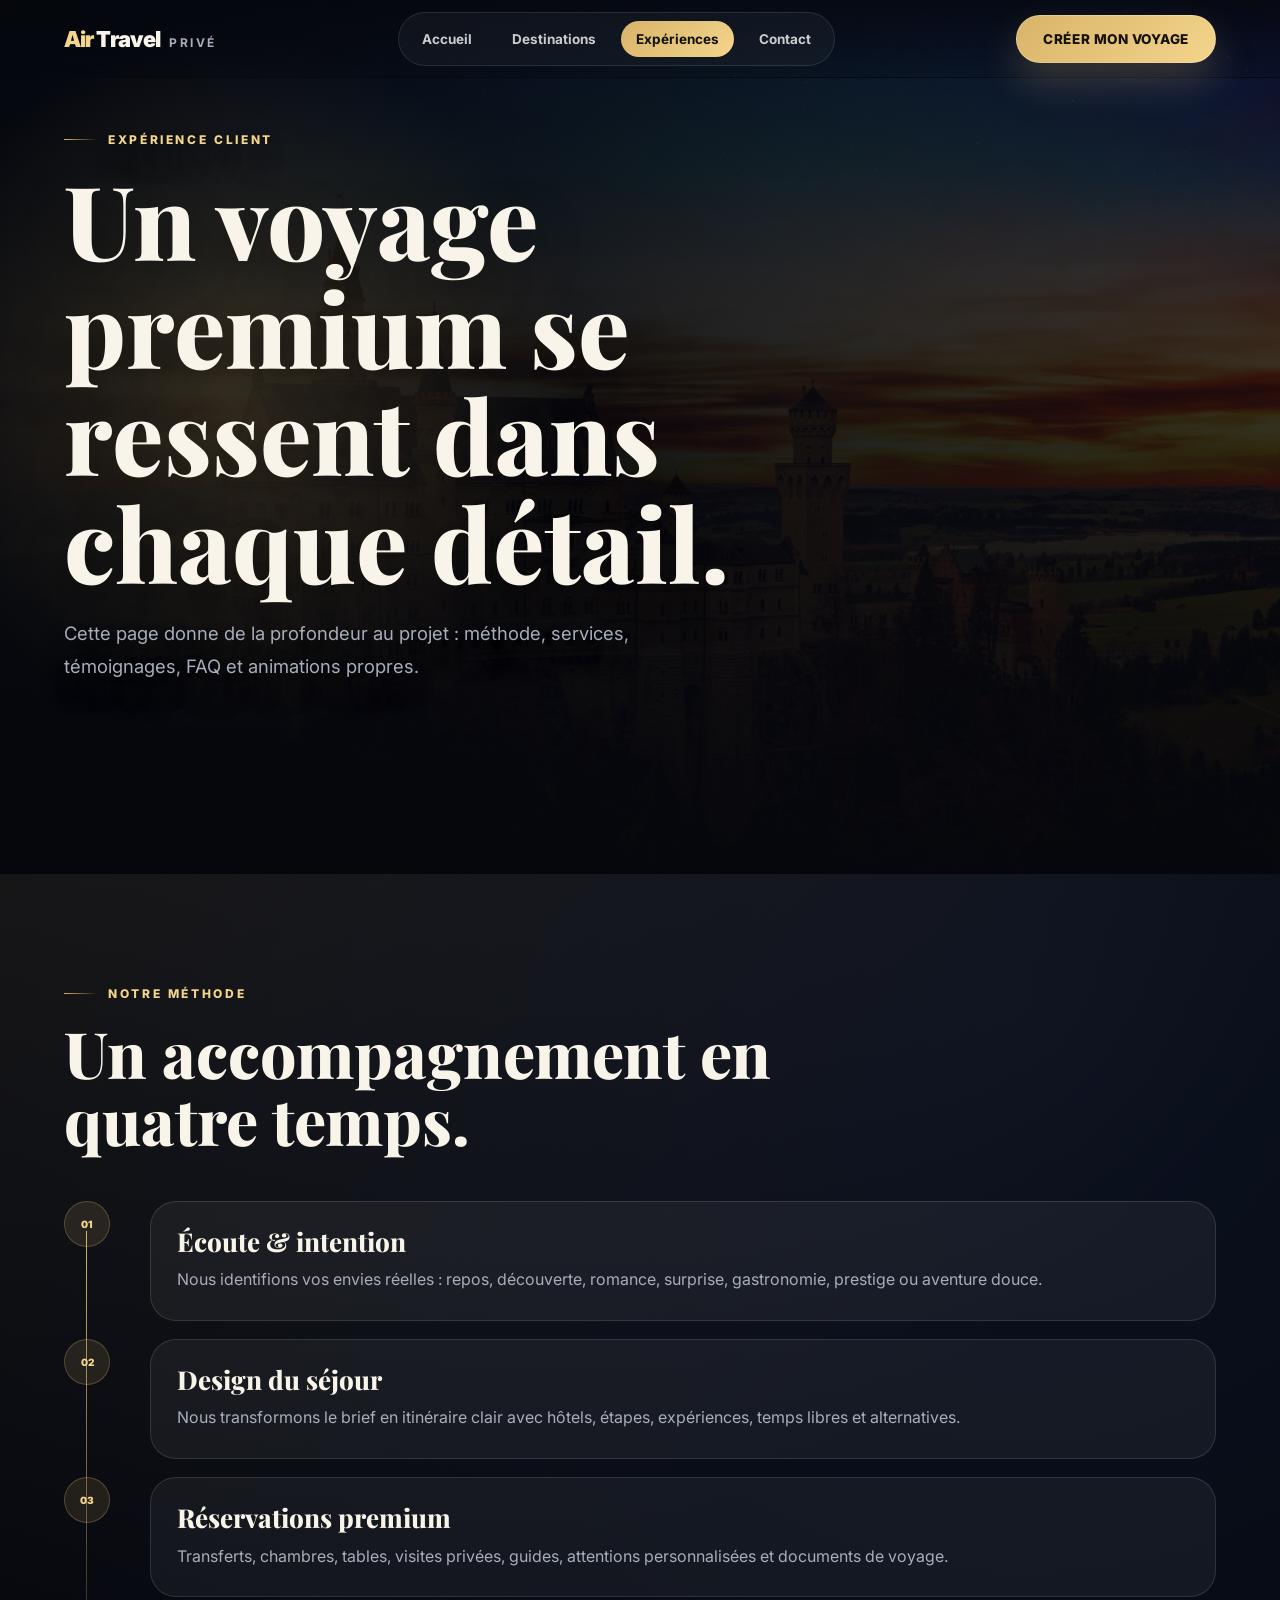
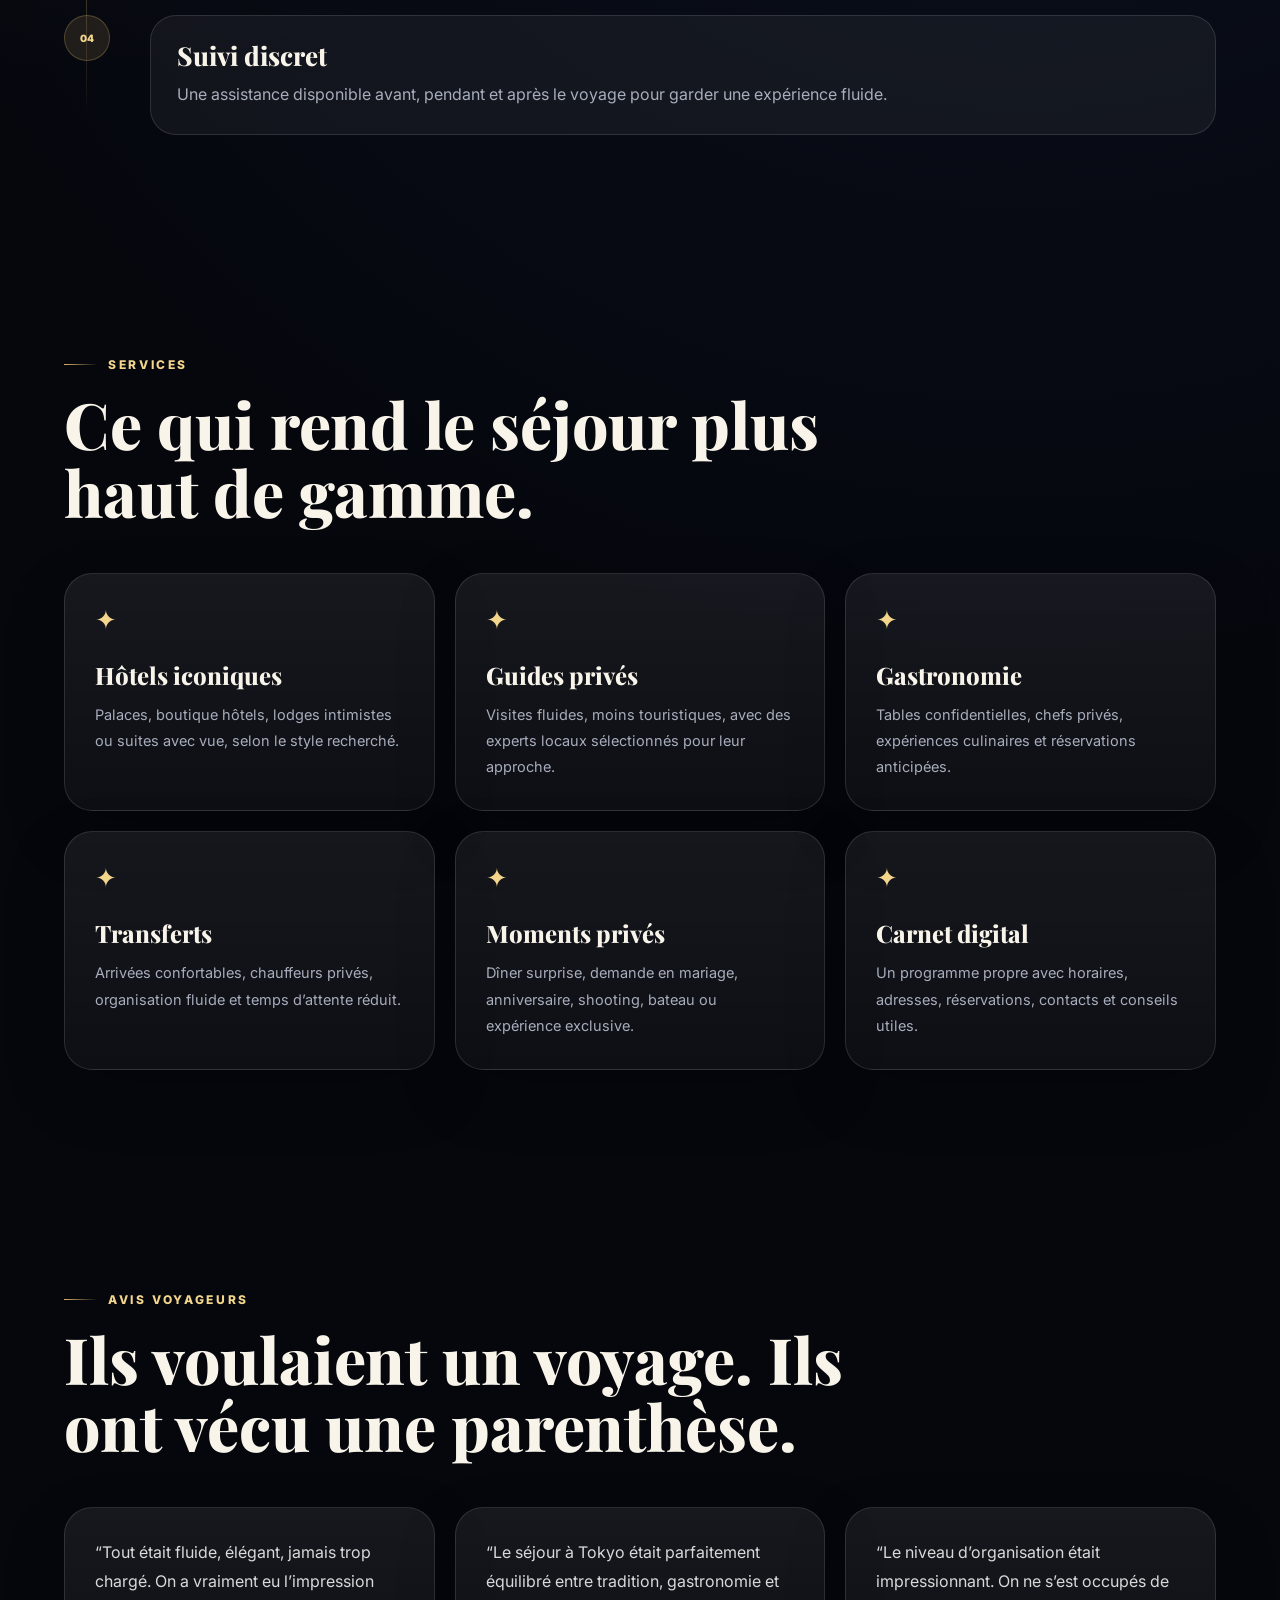
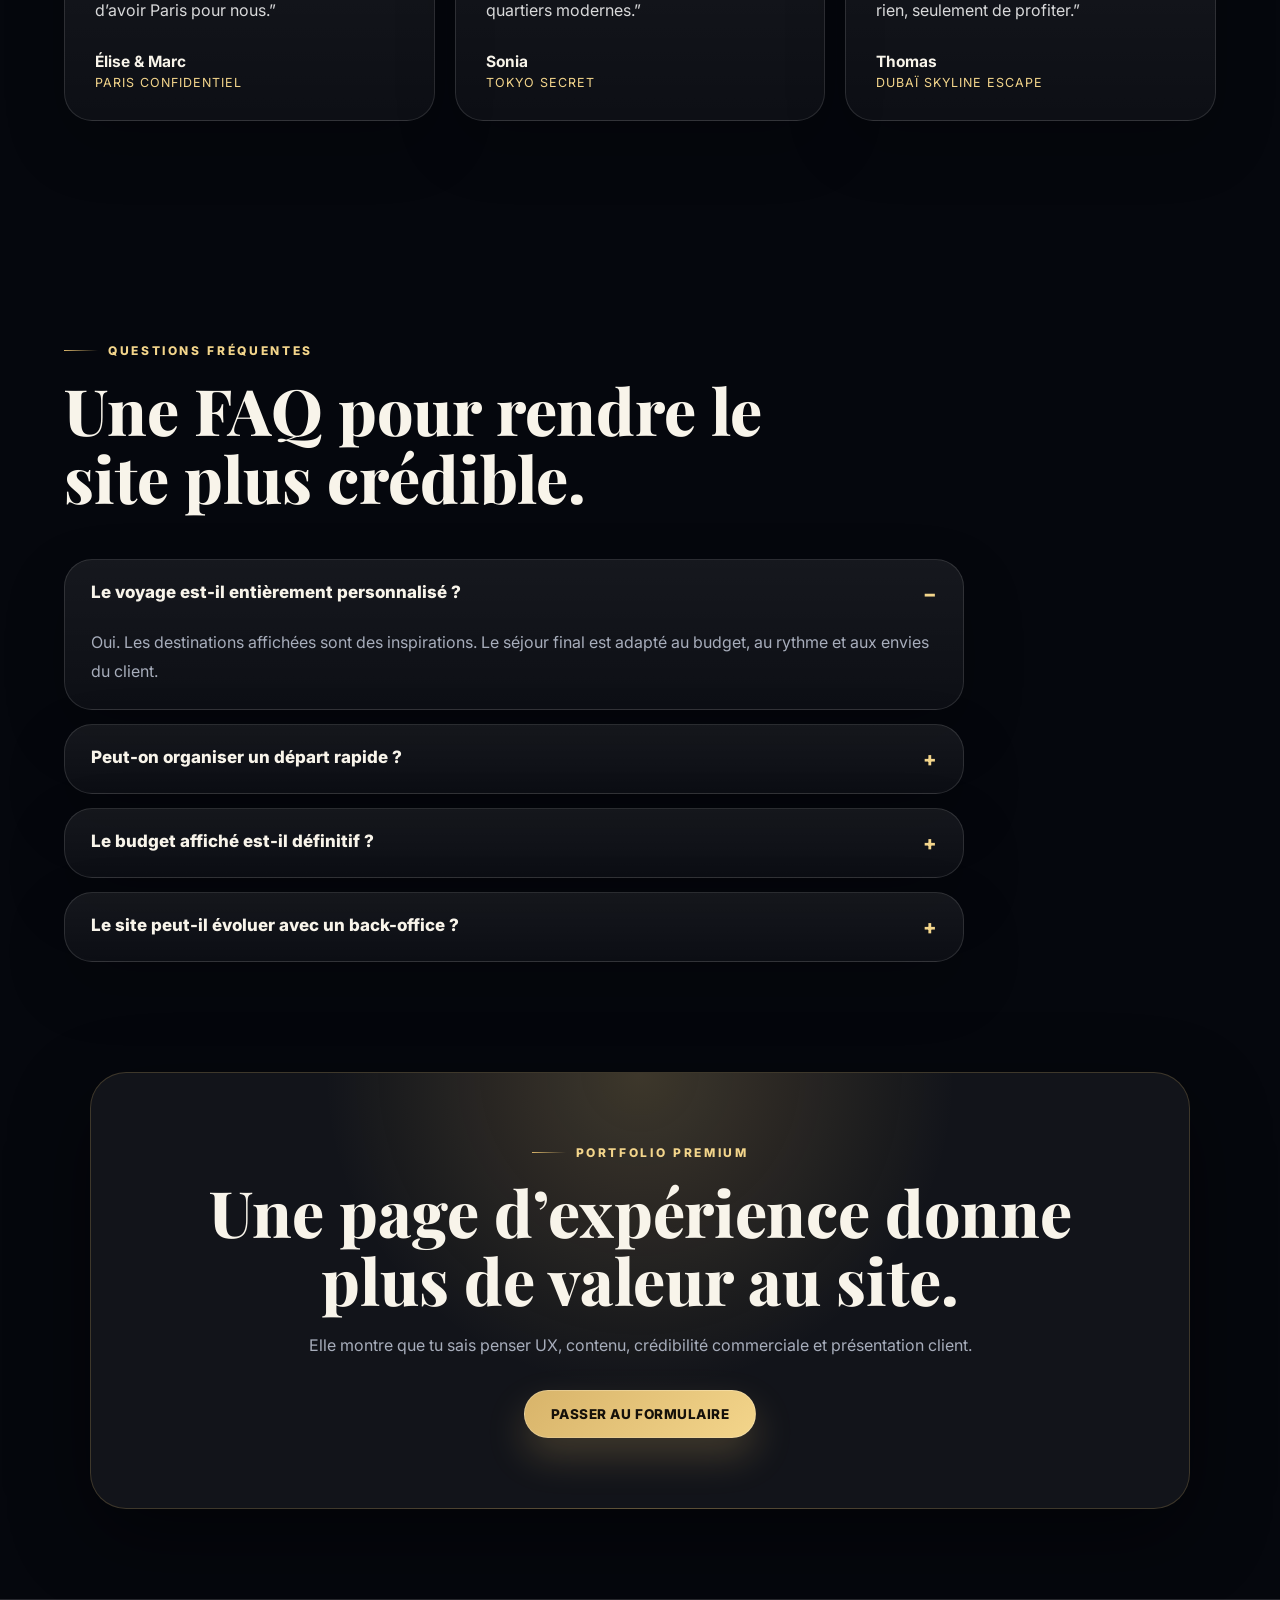
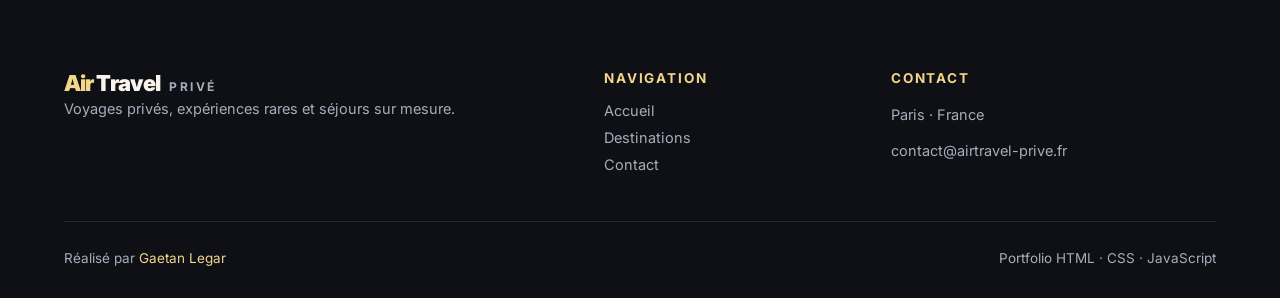
<file: experiences.html>
<!DOCTYPE html>
<html lang="fr">
<head>
    <meta charset="UTF-8">
    <meta http-equiv="X-UA-Compatible" content="IE=edge">
    <meta name="viewport" content="width=device-width, initial-scale=1.0">
    <meta name="description" content="Expériences premium : conciergerie, itinéraires privés, gastronomie, hôtels iconiques et accompagnement voyage.">
    <link rel="stylesheet" href="style.css">
    <title>Expériences | Air Travel Privé</title>
</head>
<body data-page="experiences">

    <header class="site-header">
        <a href="index.html" class="logo"><span>Air</span> Travel <strong>Privé</strong></a>
        <nav class="main-nav" aria-label="Navigation principale">
            <ul class="menu">
                <li><a href="index.html" data-link="accueil">Accueil</a></li>
                <li><a href="destinations.html" data-link="destinations">Destinations</a></li>
                <li><a href="experiences.html" data-link="experiences">Expériences</a></li>
                <li><a href="contact.html" data-link="contact">Contact</a></li>
            </ul>
        </nav>
        <a href="contact.html" class="btn-header">Créer mon voyage</a>
        <button class="responsive-menu" type="button" aria-label="Ouvrir le menu"><span></span><span></span><span></span></button>
    </header>

    <section class="page-hero small-hero">
        <div class="hero-background">
            <img src="images/baviere.webp" alt="Château en Bavière au coucher du soleil">
        </div>
        <div class="hero-overlay"></div>
        <div class="page-hero-content reveal">
            <span class="eyebrow">Expérience client</span>
            <h1>Un voyage premium se ressent dans chaque détail.</h1>
            <p>Cette page donne de la profondeur au projet : méthode, services, témoignages, FAQ et animations propres.</p>
        </div>
    </section>

    <section class="section method-section">
        <div class="section-heading reveal">
            <span class="eyebrow">Notre méthode</span>
            <h2>Un accompagnement en quatre temps.</h2>
        </div>

        <div class="timeline">
            <article class="timeline-item reveal">
                <span>01</span>
                <div>
                    <h3>Écoute & intention</h3>
                    <p>Nous identifions vos envies réelles : repos, découverte, romance, surprise, gastronomie, prestige ou aventure douce.</p>
                </div>
            </article>
            <article class="timeline-item reveal">
                <span>02</span>
                <div>
                    <h3>Design du séjour</h3>
                    <p>Nous transformons le brief en itinéraire clair avec hôtels, étapes, expériences, temps libres et alternatives.</p>
                </div>
            </article>
            <article class="timeline-item reveal">
                <span>03</span>
                <div>
                    <h3>Réservations premium</h3>
                    <p>Transferts, chambres, tables, visites privées, guides, attentions personnalisées et documents de voyage.</p>
                </div>
            </article>
            <article class="timeline-item reveal">
                <span>04</span>
                <div>
                    <h3>Suivi discret</h3>
                    <p>Une assistance disponible avant, pendant et après le voyage pour garder une expérience fluide.</p>
                </div>
            </article>
        </div>
    </section>

    <section class="section premium-services">
        <div class="section-heading reveal">
            <span class="eyebrow">Services</span>
            <h2>Ce qui rend le séjour plus haut de gamme.</h2>
        </div>

        <div class="service-grid">
            <article class="service-card reveal">
                <span>✦</span>
                <h3>Hôtels iconiques</h3>
                <p>Palaces, boutique hôtels, lodges intimistes ou suites avec vue, selon le style recherché.</p>
            </article>
            <article class="service-card reveal">
                <span>✦</span>
                <h3>Guides privés</h3>
                <p>Visites fluides, moins touristiques, avec des experts locaux sélectionnés pour leur approche.</p>
            </article>
            <article class="service-card reveal">
                <span>✦</span>
                <h3>Gastronomie</h3>
                <p>Tables confidentielles, chefs privés, expériences culinaires et réservations anticipées.</p>
            </article>
            <article class="service-card reveal">
                <span>✦</span>
                <h3>Transferts</h3>
                <p>Arrivées confortables, chauffeurs privés, organisation fluide et temps d’attente réduit.</p>
            </article>
            <article class="service-card reveal">
                <span>✦</span>
                <h3>Moments privés</h3>
                <p>Dîner surprise, demande en mariage, anniversaire, shooting, bateau ou expérience exclusive.</p>
            </article>
            <article class="service-card reveal">
                <span>✦</span>
                <h3>Carnet digital</h3>
                <p>Un programme propre avec horaires, adresses, réservations, contacts et conseils utiles.</p>
            </article>
        </div>
    </section>

    <section class="section testimonials-section">
        <div class="section-heading reveal">
            <span class="eyebrow">Avis voyageurs</span>
            <h2>Ils voulaient un voyage. Ils ont vécu une parenthèse.</h2>
        </div>

        <div class="testimonial-grid">
            <article class="testimonial-card reveal">
                <p>“Tout était fluide, élégant, jamais trop chargé. On a vraiment eu l’impression d’avoir Paris pour nous.”</p>
                <div>
                    <strong>Élise & Marc</strong>
                    <span>Paris confidentiel</span>
                </div>
            </article>
            <article class="testimonial-card reveal">
                <p>“Le séjour à Tokyo était parfaitement équilibré entre tradition, gastronomie et quartiers modernes.”</p>
                <div>
                    <strong>Sonia</strong>
                    <span>Tokyo secret</span>
                </div>
            </article>
            <article class="testimonial-card reveal">
                <p>“Le niveau d’organisation était impressionnant. On ne s’est occupés de rien, seulement de profiter.”</p>
                <div>
                    <strong>Thomas</strong>
                    <span>Dubaï skyline escape</span>
                </div>
            </article>
        </div>
    </section>

    <section class="section faq-section">
        <div class="section-heading reveal">
            <span class="eyebrow">Questions fréquentes</span>
            <h2>Une FAQ pour rendre le site plus crédible.</h2>
        </div>

        <div class="faq-list reveal">
            <article class="faq-item active">
                <button type="button">Le voyage est-il entièrement personnalisé ?</button>
                <p>Oui. Les destinations affichées sont des inspirations. Le séjour final est adapté au budget, au rythme et aux envies du client.</p>
            </article>
            <article class="faq-item">
                <button type="button">Peut-on organiser un départ rapide ?</button>
                <p>Oui, selon la destination et la disponibilité des hôtels. Les voyages premium demandent idéalement une anticipation de 3 à 8 semaines.</p>
            </article>
            <article class="faq-item">
                <button type="button">Le budget affiché est-il définitif ?</button>
                <p>Non. Les prix sont indicatifs pour le portfolio. Dans un vrai projet, le devis dépend des vols, hôtels, dates et expériences choisies.</p>
            </article>
            <article class="faq-item">
                <button type="button">Le site peut-il évoluer avec un back-office ?</button>
                <p>Oui. Cette version statique peut ensuite évoluer vers WordPress, un CMS headless ou une interface d’administration personnalisée.</p>
            </article>
        </div>
    </section>

    <section class="section cta-section reveal">
        <span class="eyebrow">Portfolio premium</span>
        <h2>Une page d’expérience donne plus de valeur au site.</h2>
        <p>Elle montre que tu sais penser UX, contenu, crédibilité commerciale et présentation client.</p>
        <a href="contact.html" class="btn-primary">Passer au formulaire</a>
    </section>

    <footer>
        <div class="footer-content">
            <div><a href="index.html" class="footer-logo"><span>Air</span> Travel <strong>Privé</strong></a><p>Voyages privés, expériences rares et séjours sur mesure.</p></div>
            <div><h4>Navigation</h4><a href="index.html">Accueil</a><a href="destinations.html">Destinations</a><a href="contact.html">Contact</a></div>
            <div><h4>Contact</h4><p>Paris · France</p><p>contact@airtravel-prive.fr</p></div>
        </div>
        <div class="footer-bottom"><p>Réalisé par <span>Gaetan Legar</span></p><p>Portfolio HTML · CSS · JavaScript</p></div>
    </footer>

    <script src="script.js"></script>
</body>
</html>
</file>
<file: style.css>
@import url('https://fonts.googleapis.com/css2?family=Inter:wght@300;400;500;600;700;800&family=Playfair+Display:wght@600;700;800&display=swap');

/* --- RESET GLOBAL --- */
* {
    margin: 0;
    padding: 0;
    box-sizing: border-box;
}

:root {
    --bg: #05070d;
    --bg-soft: #0d111c;
    --bg-card: rgba(255, 255, 255, 0.06);
    --gold: #d8b46a;
    --gold-light: #f3d58b;
    --white: #f8f4ea;
    --muted: #a7adbb;
    --border: rgba(255, 255, 255, 0.12);
    --shadow: 0 28px 80px rgba(0, 0, 0, 0.45);
    --radius: 28px;
}

html {
    font-size: 62.5%;
    scroll-behavior: smooth;
}

body {
    font-family: 'Inter', sans-serif;
    background:
        radial-gradient(circle at top left, rgba(216, 180, 106, 0.16), transparent 32%),
        radial-gradient(circle at 80% 20%, rgba(85, 132, 255, 0.08), transparent 30%),
        var(--bg);
    color: var(--white);
    overflow-x: hidden;
}

body.menu-open {
    overflow: hidden;
}

img, video {
    max-width: 100%;
}

a {
    text-decoration: none;
    color: inherit;
}

ul {
    list-style: none;
}

button, input, select, textarea {
    font-family: inherit;
}

::selection {
    background: var(--gold);
    color: #111;
}

::-webkit-scrollbar {
    width: 8px;
}

::-webkit-scrollbar-track {
    background: #05070d;
}

::-webkit-scrollbar-thumb {
    background: linear-gradient(var(--gold), var(--gold-light));
    border-radius: 20px;
}

/* --- UTILITAIRES --- */
.section {
    width: min(1180px, 90%);
    margin: 0 auto;
    padding: 110px 0;
}

.section-heading {
    max-width: 780px;
    margin-bottom: 48px;
}

.section-heading.center {
    margin-left: auto;
    margin-right: auto;
    text-align: center;
}

.eyebrow {
    display: inline-flex;
    align-items: center;
    gap: 10px;
    color: var(--gold-light);
    font-size: 1.2rem;
    font-weight: 800;
    text-transform: uppercase;
    letter-spacing: 0.22em;
    margin-bottom: 18px;
}

.eyebrow::before {
    content: "";
    width: 34px;
    height: 1px;
    background: linear-gradient(90deg, var(--gold), transparent);
}

h1, h2, h3 {
    font-family: 'Playfair Display', serif;
    font-weight: 800;
    line-height: 1.05;
}

h1 {
    font-size: clamp(4.6rem, 8vw, 10.8rem);
    max-width: 1050px;
}

h2 {
    font-size: clamp(3.4rem, 5vw, 6.6rem);
    max-width: 960px;
}

h3 {
    font-size: clamp(2.4rem, 3vw, 3.6rem);
}

p {
    color: var(--muted);
    font-size: 1.6rem;
    line-height: 1.8;
}

.btn-primary,
.btn-secondary,
.btn-header {
    display: inline-flex;
    align-items: center;
    justify-content: center;
    gap: 10px;
    min-height: 48px;
    padding: 0 26px;
    border-radius: 999px;
    font-size: 1.35rem;
    font-weight: 800;
    letter-spacing: 0.04em;
    text-transform: uppercase;
    transition: 0.35s ease;
    cursor: pointer;
}

.btn-primary,
.btn-header {
    color: #16110a;
    border: 1px solid rgba(255, 255, 255, 0.2);
    background: linear-gradient(135deg, var(--gold), var(--gold-light));
    box-shadow: 0 18px 38px rgba(216, 180, 106, 0.24);
}

.btn-primary:hover,
.btn-header:hover {
    transform: translateY(-3px);
    box-shadow: 0 26px 55px rgba(216, 180, 106, 0.32);
}

.btn-secondary {
    color: var(--white);
    border: 1px solid rgba(255, 255, 255, 0.22);
    background: rgba(255, 255, 255, 0.06);
    backdrop-filter: blur(18px);
}

.btn-secondary:hover {
    border-color: rgba(216, 180, 106, 0.55);
    color: var(--gold-light);
    transform: translateY(-3px);
}

.reveal {
    opacity: 0;
    transform: translateY(26px);
    transition: opacity 0.8s ease, transform 0.8s ease;
}

.reveal.visible {
    opacity: 1;
    transform: translateY(0);
}

/* --- HEADER --- */
.site-header {
    position: fixed;
    top: 0;
    left: 0;
    right: 0;
    z-index: 1000;
    height: 78px;
    padding: 0 5%;
    display: flex;
    align-items: center;
    justify-content: space-between;
    background: linear-gradient(180deg, rgba(5, 7, 13, 0.76), rgba(5, 7, 13, 0.18));
    border-bottom: 1px solid transparent;
    transition: 0.35s ease;
}

.site-header.scrolled {
    height: 68px;
    background: rgba(5, 7, 13, 0.88);
    backdrop-filter: blur(18px);
    border-bottom-color: var(--border);
}

.logo,
.footer-logo {
    font-size: 2.2rem;
    font-weight: 900;
    letter-spacing: -0.04em;
}

.logo span,
.footer-logo span,
.footer-bottom span {
    color: var(--gold-light);
}

.logo strong,
.footer-logo strong {
    color: var(--muted);
    font-size: 1.2rem;
    text-transform: uppercase;
    letter-spacing: 0.2em;
    margin-left: 6px;
}

.menu {
    display: flex;
    align-items: center;
    gap: 10px;
    padding: 8px;
    border: 1px solid rgba(255, 255, 255, 0.1);
    border-radius: 999px;
    background: rgba(255, 255, 255, 0.045);
    backdrop-filter: blur(16px);
}

.menu a {
    display: inline-flex;
    padding: 10px 15px;
    border-radius: 999px;
    color: rgba(255, 255, 255, 0.78);
    font-size: 1.35rem;
    font-weight: 700;
    transition: 0.3s ease;
}

.menu a:hover,
.menu a.active {
    color: #111;
    background: linear-gradient(135deg, var(--gold), var(--gold-light));
}

.responsive-menu {
    display: none;
    width: 44px;
    height: 44px;
    border: 1px solid rgba(255, 255, 255, 0.14);
    border-radius: 50%;
    background: rgba(255, 255, 255, 0.06);
    cursor: pointer;
    position: relative;
}

.responsive-menu span {
    position: absolute;
    left: 12px;
    width: 18px;
    height: 2px;
    background: var(--gold-light);
    border-radius: 999px;
    transition: 0.3s ease;
}

.responsive-menu span:nth-child(1) { top: 14px; }
.responsive-menu span:nth-child(2) { top: 21px; }
.responsive-menu span:nth-child(3) { top: 28px; }

.responsive-menu.active span:nth-child(1) {
    transform: translateY(7px) rotate(45deg);
}

.responsive-menu.active span:nth-child(2) {
    opacity: 0;
}

.responsive-menu.active span:nth-child(3) {
    transform: translateY(-7px) rotate(-45deg);
}

/* --- HERO ACCUEIL --- */
.hero,
.page-hero {
    position: relative;
    min-height: 100vh;
    display: grid;
    grid-template-columns: minmax(0, 1fr);
    align-items: center;
    overflow: hidden;
    padding: 130px 5% 190px;
}

.hero-home {
    grid-template-columns: minmax(0, 860px) minmax(280px, 390px);
    gap: 56px;
}

.small-hero {
    min-height: 72vh;
}

.hero-background,
.hero-overlay {
    position: absolute;
    inset: 0;
}

.hero-background img {
    width: 100%;
    height: 100%;
    object-fit: cover;
    transform: scale(1.03);
    filter: saturate(1.08) contrast(1.06);
}

.hero-overlay {
    background:
        radial-gradient(circle at 18% 44%, rgba(216, 180, 106, 0.20), transparent 30%),
        linear-gradient(90deg, rgba(5, 7, 13, 0.96), rgba(5, 7, 13, 0.76) 45%, rgba(5, 7, 13, 0.42)),
        linear-gradient(180deg, rgba(5, 7, 13, 0.42), rgba(5, 7, 13, 0.96));
    z-index: 1;
}

.hero-content,
.page-hero-content {
    position: relative;
    z-index: 2;
    max-width: 860px;
    text-shadow: 0 18px 48px rgba(0, 0, 0, 0.42);
}

.hero-content p,
.page-hero-content p {
    max-width: 680px;
    margin-top: 22px;
    font-size: 1.85rem;
}

.hero-actions {
    display: flex;
    flex-wrap: wrap;
    gap: 16px;
    margin-top: 34px;
}

.hero-stats {
    position: relative;
    right: auto;
    bottom: auto;
    z-index: 3;
    width: 100%;
    max-width: 390px;
    justify-self: end;
    display: grid;
    grid-template-columns: 1fr;
    background: rgba(9, 12, 21, 0.82);
    border: 1px solid rgba(255, 255, 255, 0.16);
    border-radius: var(--radius);
    backdrop-filter: blur(22px);
    box-shadow: var(--shadow);
    overflow: hidden;
}

.hero-stats div {
    padding: 24px 22px;
    border-right: 0;
    border-bottom: 1px solid rgba(255, 255, 255, 0.12);
}

.hero-stats div:last-child {
    border-bottom: 0;
}

.hero-stats strong {
    display: block;
    color: var(--gold-light);
    font-size: 2.8rem;
    font-family: 'Playfair Display', serif;
}

.hero-stats span {
    display: block;
    color: rgba(255, 255, 255, 0.72);
    font-size: 1.1rem;
    line-height: 1.4;
    text-transform: uppercase;
    letter-spacing: 0.1em;
}

.find-trip {
    position: absolute;
    left: 50%;
    bottom: 34px;
    transform: translateX(-50%);
    z-index: 4;
    width: min(1080px, 90%);
    padding: 18px;
    border: 1px solid rgba(255, 255, 255, 0.18);
    border-radius: 28px;
    background: rgba(9, 12, 21, 0.94);
    backdrop-filter: blur(24px);
    box-shadow: var(--shadow);
}

.find-trip form {
    display: grid;
    grid-template-columns: 1fr 1fr 1fr auto;
    gap: 14px;
    align-items: end;
}

.find-trip label,
.contact-form label {
    display: block;
    margin-bottom: 8px;
    color: rgba(255, 255, 255, 0.74);
    font-size: 1.25rem;
    font-weight: 800;
    text-transform: uppercase;
    letter-spacing: 0.08em;
}

.find-trip input,
.find-trip select,
.contact-form input,
.contact-form select,
.contact-form textarea {
    width: 100%;
    min-height: 52px;
    padding: 0 16px;
    border: 1px solid rgba(255, 255, 255, 0.14);
    outline: none;
    border-radius: 16px;
    background: rgba(255, 255, 255, 0.06);
    color: var(--white);
    font-size: 1.45rem;
    transition: 0.3s ease;
}

.find-trip select,
.contact-form select {
    appearance: none;
    color: var(--white);
}

.find-trip option,
.contact-form option {
    background: #101522;
    color: var(--white);
}

.find-trip input:focus,
.find-trip select:focus,
.contact-form input:focus,
.contact-form select:focus,
.contact-form textarea:focus {
    border-color: rgba(216, 180, 106, 0.65);
    box-shadow: 0 0 0 4px rgba(216, 180, 106, 0.08);
}

.find-trip button,
.form-submit {
    min-height: 52px;
    border: none;
}

/* --- SIGNATURE --- */
.signature-section {
    padding-top: 120px;
}

.signature-grid {
    display: grid;
    grid-template-columns: 0.95fr 1.05fr;
    gap: 54px;
    align-items: center;
}

.signature-video {
    position: relative;
    border-radius: 36px;
    overflow: hidden;
    box-shadow: var(--shadow);
    min-height: 560px;
    border: 1px solid rgba(255, 255, 255, 0.12);
}

.signature-video video {
    width: 100%;
    height: 100%;
    min-height: 560px;
    object-fit: cover;
    display: block;
}

.signature-video::after {
    content: "";
    position: absolute;
    inset: 0;
    background: linear-gradient(180deg, transparent 35%, rgba(5, 7, 13, 0.78));
}

.video-badge {
    position: absolute;
    left: 24px;
    bottom: 24px;
    z-index: 2;
    padding: 18px 22px;
    border-radius: 20px;
    border: 1px solid rgba(255, 255, 255, 0.16);
    background: rgba(255, 255, 255, 0.08);
    backdrop-filter: blur(18px);
}

.video-badge strong,
.video-badge span {
    display: block;
}

.video-badge strong {
    color: var(--gold-light);
    font-size: 2.2rem;
    font-family: 'Playfair Display', serif;
}

.video-badge span {
    color: rgba(255, 255, 255, 0.78);
    font-size: 1.2rem;
    text-transform: uppercase;
    letter-spacing: 0.12em;
}

.signature-content h3 {
    margin-bottom: 20px;
}

.signature-content > p {
    margin-bottom: 30px;
}

.signature-list {
    display: grid;
    gap: 18px;
}

.signature-list article {
    display: grid;
    grid-template-columns: 56px 1fr;
    gap: 18px;
    padding: 22px;
    border-radius: 24px;
    border: 1px solid rgba(255, 255, 255, 0.12);
    background: rgba(255, 255, 255, 0.045);
}

.signature-list span,
.experience-card span,
.timeline-item span {
    width: 46px;
    height: 46px;
    display: inline-flex;
    align-items: center;
    justify-content: center;
    border-radius: 50%;
    background: rgba(216, 180, 106, 0.12);
    border: 1px solid rgba(216, 180, 106, 0.28);
    color: var(--gold-light);
    font-weight: 900;
}

.signature-list h4 {
    color: var(--white);
    font-size: 1.8rem;
    margin-bottom: 6px;
}

.signature-list p {
    font-size: 1.45rem;
}

/* --- DESTINATION PREVIEW --- */
.destination-grid {
    display: grid;
    grid-template-columns: 1.15fr 0.85fr;
    grid-auto-rows: 300px;
    gap: 24px;
}

.destination-card {
    position: relative;
    min-height: 300px;
    overflow: hidden;
    border-radius: 32px;
    border: 1px solid rgba(255, 255, 255, 0.12);
    box-shadow: var(--shadow);
}

.large-card {
    grid-row: span 2;
}

.destination-card img,
.catalog-card img {
    width: 100%;
    height: 100%;
    object-fit: cover;
    transition: transform 0.8s ease;
}

.destination-card::after {
    content: "";
    position: absolute;
    inset: 0;
    background: linear-gradient(180deg, rgba(5, 7, 13, 0.05), rgba(5, 7, 13, 0.92));
}

.destination-card:hover img,
.catalog-card:hover img {
    transform: scale(1.08);
}

.card-content {
    position: absolute;
    left: 0;
    right: 0;
    bottom: 0;
    z-index: 2;
    padding: 30px;
}

.card-content span,
.catalog-topline,
.price-line span {
    color: var(--gold-light);
    font-size: 1.15rem;
    font-weight: 800;
    text-transform: uppercase;
    letter-spacing: 0.13em;
}

.card-content h3 {
    margin: 10px 0;
}

.card-content p {
    max-width: 520px;
    font-size: 1.45rem;
}

.card-content a {
    display: inline-flex;
    margin-top: 18px;
    color: var(--gold-light);
    font-size: 1.35rem;
    font-weight: 800;
    text-transform: uppercase;
    letter-spacing: 0.08em;
}

/* --- EXPERIENCES --- */
.experience-grid,
.service-grid,
.testimonial-grid {
    display: grid;
    grid-template-columns: repeat(4, 1fr);
    gap: 20px;
}

.experience-card,
.service-card,
.testimonial-card,
.journal-card,
.contact-card-premium,
.faq-item {
    border: 1px solid rgba(255, 255, 255, 0.12);
    background: linear-gradient(180deg, rgba(255, 255, 255, 0.07), rgba(255, 255, 255, 0.035));
    border-radius: 28px;
    box-shadow: 0 24px 60px rgba(0, 0, 0, 0.22);
}

.experience-card {
    padding: 28px;
    min-height: 260px;
}

.experience-card h3,
.service-card h3 {
    margin: 28px 0 14px;
    font-size: 2.4rem;
}

.experience-card p,
.service-card p {
    font-size: 1.45rem;
}

.journal-card {
    min-height: 380px;
    padding: clamp(34px, 5vw, 62px);
    display: grid;
    grid-template-columns: 1.1fr 0.9fr;
    align-items: center;
    gap: 36px;
    position: relative;
    overflow: hidden;
}

.journal-card::before {
    content: "";
    position: absolute;
    inset: 0;
    background:
        linear-gradient(120deg, rgba(216, 180, 106, 0.12), transparent 40%),
        url("images/louvre.webp") center/cover;
    opacity: 0.18;
}

.journal-card > * {
    position: relative;
    z-index: 1;
}

.cta-section {
    width: min(1100px, 90%);
    margin: 0 auto 90px;
    padding: 70px 50px;
    text-align: center;
    border-radius: 36px;
    border: 1px solid rgba(216, 180, 106, 0.22);
    background:
        radial-gradient(circle at top, rgba(216, 180, 106, 0.22), transparent 45%),
        rgba(255, 255, 255, 0.055);
    box-shadow: var(--shadow);
}

.cta-section h2,
.cta-section p {
    margin-left: auto;
    margin-right: auto;
}

.cta-section p {
    margin-top: 18px;
    max-width: 720px;
}

.cta-section .btn-primary {
    margin-top: 30px;
}

/* --- PAGE DESTINATIONS --- */
.filters {
    display: flex;
    flex-wrap: wrap;
    gap: 12px;
    margin-bottom: 34px;
}

.filter-btn {
    min-height: 44px;
    padding: 0 20px;
    border: 1px solid rgba(255, 255, 255, 0.14);
    border-radius: 999px;
    background: rgba(255, 255, 255, 0.06);
    color: rgba(255, 255, 255, 0.75);
    font-size: 1.35rem;
    font-weight: 800;
    cursor: pointer;
    transition: 0.3s ease;
}

.filter-btn:hover,
.filter-btn.active {
    color: #111;
    background: linear-gradient(135deg, var(--gold), var(--gold-light));
}

.destination-catalog {
    display: grid;
    grid-template-columns: repeat(3, 1fr);
    gap: 26px;
}

.catalog-card {
    overflow: hidden;
    border-radius: 30px;
    background: rgba(255, 255, 255, 0.055);
    border: 1px solid rgba(255, 255, 255, 0.12);
    transition: 0.35s ease;
}

.catalog-card.hide {
    display: none;
}

.catalog-card img {
    height: 260px;
    display: block;
}

.catalog-content {
    padding: 24px;
}

.catalog-topline,
.price-line {
    display: flex;
    align-items: center;
    justify-content: space-between;
    gap: 12px;
}

.catalog-topline strong {
    color: rgba(255, 255, 255, 0.78);
    font-size: 1.15rem;
    text-transform: uppercase;
    letter-spacing: 0.1em;
}

.catalog-content h3 {
    margin: 16px 0 12px;
    font-size: 2.7rem;
}

.catalog-content p,
.catalog-content li {
    color: var(--muted);
    font-size: 1.42rem;
    line-height: 1.65;
}

.catalog-content ul {
    display: grid;
    gap: 8px;
    margin: 20px 0 24px;
}

.catalog-content li {
    position: relative;
    padding-left: 18px;
}

.catalog-content li::before {
    content: "";
    position: absolute;
    left: 0;
    top: 10px;
    width: 6px;
    height: 6px;
    border-radius: 50%;
    background: var(--gold-light);
}

.price-line {
    padding-top: 18px;
    border-top: 1px solid rgba(255, 255, 255, 0.1);
}

.price-line strong {
    color: var(--white);
    font-size: 2.2rem;
    font-family: 'Playfair Display', serif;
}

/* --- PAGE EXPERIENCES --- */
.timeline {
    display: grid;
    gap: 18px;
    position: relative;
}

.timeline::before {
    content: "";
    position: absolute;
    left: 22px;
    top: 30px;
    bottom: 30px;
    width: 1px;
    background: linear-gradient(var(--gold), rgba(216, 180, 106, 0.05));
}

.timeline-item {
    display: grid;
    grid-template-columns: 68px 1fr;
    gap: 18px;
    position: relative;
}

.timeline-item > div {
    padding: 26px;
    border-radius: 26px;
    background: rgba(255, 255, 255, 0.05);
    border: 1px solid rgba(255, 255, 255, 0.12);
}

.timeline-item h3 {
    font-size: 2.6rem;
    margin-bottom: 10px;
}

.service-grid {
    grid-template-columns: repeat(3, 1fr);
}

.service-card {
    padding: 30px;
}

.service-card > span {
    color: var(--gold-light);
    font-size: 2.6rem;
}

.testimonial-grid {
    grid-template-columns: repeat(3, 1fr);
}

.testimonial-card {
    padding: 30px;
}

.testimonial-card p {
    color: rgba(255, 255, 255, 0.84);
    font-size: 1.6rem;
    margin-bottom: 28px;
}

.testimonial-card strong,
.testimonial-card span {
    display: block;
}

.testimonial-card strong {
    font-size: 1.55rem;
}

.testimonial-card span {
    color: var(--gold-light);
    margin-top: 4px;
    font-size: 1.25rem;
    text-transform: uppercase;
    letter-spacing: 0.08em;
}

.faq-list {
    max-width: 900px;
    display: grid;
    gap: 14px;
}

.faq-item {
    overflow: hidden;
}

.faq-item button {
    width: 100%;
    padding: 22px 26px;
    display: flex;
    justify-content: space-between;
    gap: 16px;
    border: none;
    background: transparent;
    color: var(--white);
    font-size: 1.7rem;
    font-weight: 800;
    text-align: left;
    cursor: pointer;
}

.faq-item button::after {
    content: "+";
    color: var(--gold-light);
    font-size: 2rem;
}

.faq-item.active button::after {
    content: "−";
}

.faq-item p {
    max-height: 0;
    overflow: hidden;
    padding: 0 26px;
    transition: 0.3s ease;
}

.faq-item.active p {
    max-height: 160px;
    padding: 0 26px 24px;
}

/* --- PAGE CONTACT --- */
.contact-layout {
    display: grid;
    grid-template-columns: 0.85fr 1.15fr;
    gap: 44px;
    align-items: start;
}

.contact-info {
    position: sticky;
    top: 100px;
}

.contact-info h2 {
    margin-bottom: 20px;
}

.contact-details {
    display: grid;
    gap: 14px;
    margin: 32px 0;
}

.contact-details article {
    display: grid;
    grid-template-columns: 42px 1fr;
    gap: 14px;
    padding: 18px;
    border-radius: 22px;
    border: 1px solid rgba(255, 255, 255, 0.11);
    background: rgba(255, 255, 255, 0.045);
}

.contact-details span {
    color: var(--gold-light);
    font-size: 2rem;
}

.contact-details h3 {
    font-size: 1.9rem;
    margin-bottom: 4px;
}

.contact-details p {
    font-size: 1.4rem;
}

.contact-card-premium {
    padding: 24px;
    border-color: rgba(216, 180, 106, 0.25);
}

.contact-card-premium strong {
    color: var(--gold-light);
    font-size: 1.55rem;
    text-transform: uppercase;
    letter-spacing: 0.1em;
}

.contact-card-premium p {
    margin-top: 10px;
    font-size: 1.45rem;
}

.contact-form {
    padding: 34px;
    border: 1px solid rgba(255, 255, 255, 0.14);
    border-radius: 34px;
    background: rgba(255, 255, 255, 0.06);
    box-shadow: var(--shadow);
}

.form-row {
    display: grid;
    grid-template-columns: repeat(2, 1fr);
    gap: 18px;
}

.contact-form > div {
    margin-bottom: 18px;
}

.contact-form textarea {
    min-height: 170px;
    padding-top: 16px;
    resize: vertical;
}

.form-submit {
    width: 100%;
    margin-top: 6px;
}

.map-section {
    width: min(1180px, 90%);
    margin: 0 auto 90px;
    border-radius: 34px;
    overflow: hidden;
    border: 1px solid rgba(255, 255, 255, 0.12);
    box-shadow: var(--shadow);
}

.map-section iframe {
    display: block;
    width: 100%;
    height: 360px;
    border: 0;
    filter: grayscale(1) invert(0.9) contrast(0.9);
}

/* --- FOOTER --- */
footer {
    padding: 70px 5% 28px;
    background: rgba(255, 255, 255, 0.035);
    border-top: 1px solid rgba(255, 255, 255, 0.1);
}

.footer-content {
    width: min(1180px, 100%);
    margin: 0 auto;
    display: grid;
    grid-template-columns: 1.4fr 0.7fr 0.9fr;
    gap: 34px;
}

.footer-content h4 {
    color: var(--gold-light);
    font-size: 1.35rem;
    text-transform: uppercase;
    letter-spacing: 0.14em;
    margin-bottom: 16px;
}

.footer-content a:not(.footer-logo),
.footer-content p {
    display: block;
    color: var(--muted);
    font-size: 1.45rem;
    margin-bottom: 10px;
}

.footer-content a:not(.footer-logo):hover {
    color: var(--gold-light);
}

.footer-bottom {
    width: min(1180px, 100%);
    margin: 38px auto 0;
    padding-top: 24px;
    border-top: 1px solid rgba(255, 255, 255, 0.1);
    display: flex;
    justify-content: space-between;
    gap: 18px;
}

.footer-bottom p {
    font-size: 1.35rem;
}

/* --- RESPONSIVE --- */
@media (max-width: 1100px) {
    .btn-header {
        display: none;
    }

    .destination-catalog,
    .service-grid,
    .testimonial-grid {
        grid-template-columns: repeat(2, 1fr);
    }

    .experience-grid {
        grid-template-columns: repeat(2, 1fr);
    }

    .hero-home {
        grid-template-columns: minmax(0, 1fr);
        gap: 34px;
    }

    .hero-stats {
        max-width: 540px;
        justify-self: start;
        grid-template-columns: repeat(3, 1fr);
    }

    .hero-stats div {
        border-bottom: 0;
        border-right: 1px solid rgba(255, 255, 255, 0.12);
    }

    .hero-stats div:last-child {
        border-right: 0;
    }
}

@media (max-width: 900px) {
    .site-header {
        height: 70px;
    }

    .responsive-menu {
        display: block;
        z-index: 1002;
    }

    .main-nav {
        position: fixed;
        inset: 0;
        padding: 100px 5% 40px;
        background: rgba(5, 7, 13, 0.96);
        backdrop-filter: blur(22px);
        display: flex;
        align-items: center;
        justify-content: center;
        opacity: 0;
        pointer-events: none;
        transition: 0.3s ease;
    }

    .main-nav.active {
        opacity: 1;
        pointer-events: auto;
    }

    .menu {
        width: 100%;
        max-width: 420px;
        padding: 0;
        border: 0;
        background: transparent;
        flex-direction: column;
        align-items: stretch;
    }

    .menu a {
        justify-content: center;
        padding: 18px;
        font-size: 2.2rem;
        border: 1px solid rgba(255, 255, 255, 0.1);
        background: rgba(255, 255, 255, 0.05);
    }

    .hero,
    .page-hero {
        min-height: auto;
        padding-top: 125px;
        padding-bottom: 90px;
    }

    .small-hero {
        min-height: 62vh;
        padding-bottom: 90px;
    }

    .hero-stats {
        position: relative;
        left: auto;
        right: auto;
        bottom: auto;
        margin-top: 32px;
        width: 100%;
        max-width: 100%;
    }

    .hero-home {
        display: block;
    }

    .find-trip {
        position: relative;
        left: auto;
        bottom: auto;
        transform: none;
        width: 100%;
        margin: 34px auto 0;
    }

    .find-trip form {
        grid-template-columns: 1fr;
    }

    .signature-section {
        padding-top: 110px;
    }

    .signature-grid,
    .destination-grid,
    .journal-card,
    .contact-layout {
        grid-template-columns: 1fr;
    }

    .destination-grid {
        grid-auto-rows: 340px;
    }

    .large-card {
        grid-row: span 1;
    }

    .contact-info {
        position: static;
    }

    .footer-content {
        grid-template-columns: 1fr;
    }
}

@media (max-width: 680px) {
    .section {
        width: 90%;
        padding: 76px 0;
    }

    h1 {
        font-size: clamp(4rem, 14vw, 6.4rem);
    }

    h2 {
        font-size: clamp(3rem, 10vw, 4.6rem);
    }

    p {
        font-size: 1.5rem;
    }

    .hero-actions,
    .footer-bottom {
        flex-direction: column;
    }

    .btn-primary,
    .btn-secondary {
        width: 100%;
    }

    .hero-stats {
        grid-template-columns: 1fr;
    }

    .hero-stats div {
        border-right: 0;
        border-bottom: 1px solid rgba(255, 255, 255, 0.12);
    }

    .hero-stats div:last-child {
        border-bottom: 0;
    }

    .signature-video,
    .signature-video video {
        min-height: 420px;
    }

    .destination-catalog,
    .service-grid,
    .testimonial-grid,
    .experience-grid,
    .form-row {
        grid-template-columns: 1fr;
    }

    .catalog-card img {
        height: 230px;
    }

    .contact-form {
        padding: 24px;
        border-radius: 26px;
    }

    .cta-section {
        padding: 50px 24px;
    }

    .footer-bottom {
        align-items: flex-start;
    }
}

@media (max-width: 430px) {
    .logo,
    .footer-logo {
        font-size: 1.9rem;
    }

    .logo strong {
        display: none;
    }

    .hero,
    .page-hero {
        padding-left: 4%;
        padding-right: 4%;
    }

    .find-trip {
        width: 100%;
        padding: 14px;
        border-radius: 22px;
    }

    .card-content,
    .catalog-content {
        padding: 22px;
    }

    .destination-grid {
        grid-auto-rows: 380px;
    }
}

/* --- CORRECTION POSITION BARRE DE RECHERCHE HERO ---
   La classe .reveal utilise aussi transform. Sans cette règle,
   elle annule le translateX(-50%) qui sert à centrer la barre. */
.find-trip.reveal {
    transform: translateX(-50%) translateY(26px);
}

.find-trip.revealed {
    transform: translateX(-50%) translateY(0);
}

@media (max-width: 900px) {
    .find-trip.reveal,
    .find-trip.revealed {
        transform: none;
    }
}

/* --- CORRECTION BOUTON BARRE DE RECHERCHE HERO ---
   Le bouton natif du navigateur apparaissait blanc et trop étroit.
   Cette règle lui applique le même traitement premium que les CTA du site. */
.find-trip form {
    grid-template-columns: minmax(220px, 1.15fr) minmax(220px, 1fr) minmax(180px, 0.9fr) minmax(150px, auto);
}

.find-trip button {
    width: 100%;
    min-width: 150px;
    min-height: 52px;
    padding: 0 24px;
    border: 1px solid rgba(255, 255, 255, 0.18);
    border-radius: 16px;
    background: linear-gradient(135deg, var(--gold), var(--gold-light));
    color: #16110a;
    font-size: 1.25rem;
    font-weight: 900;
    text-transform: uppercase;
    letter-spacing: 0.08em;
    cursor: pointer;
    white-space: nowrap;
    box-shadow: 0 18px 38px rgba(216, 180, 106, 0.22);
    transition: 0.35s ease;
}

.find-trip button:hover {
    transform: translateY(-2px);
    box-shadow: 0 24px 52px rgba(216, 180, 106, 0.32);
}

/* Correction complète de l'animation : le JS ajoute .visible, pas .revealed. */
.find-trip.reveal {
    transform: translateX(-50%) translateY(26px);
}

.find-trip.reveal.visible {
    opacity: 1;
    transform: translateX(-50%) translateY(0);
}

@media (max-width: 900px) {
    .find-trip form {
        grid-template-columns: 1fr;
    }

    .find-trip button {
        min-width: 100%;
    }

    .find-trip.reveal,
    .find-trip.reveal.visible {
        transform: none;
    }
}
</file>
